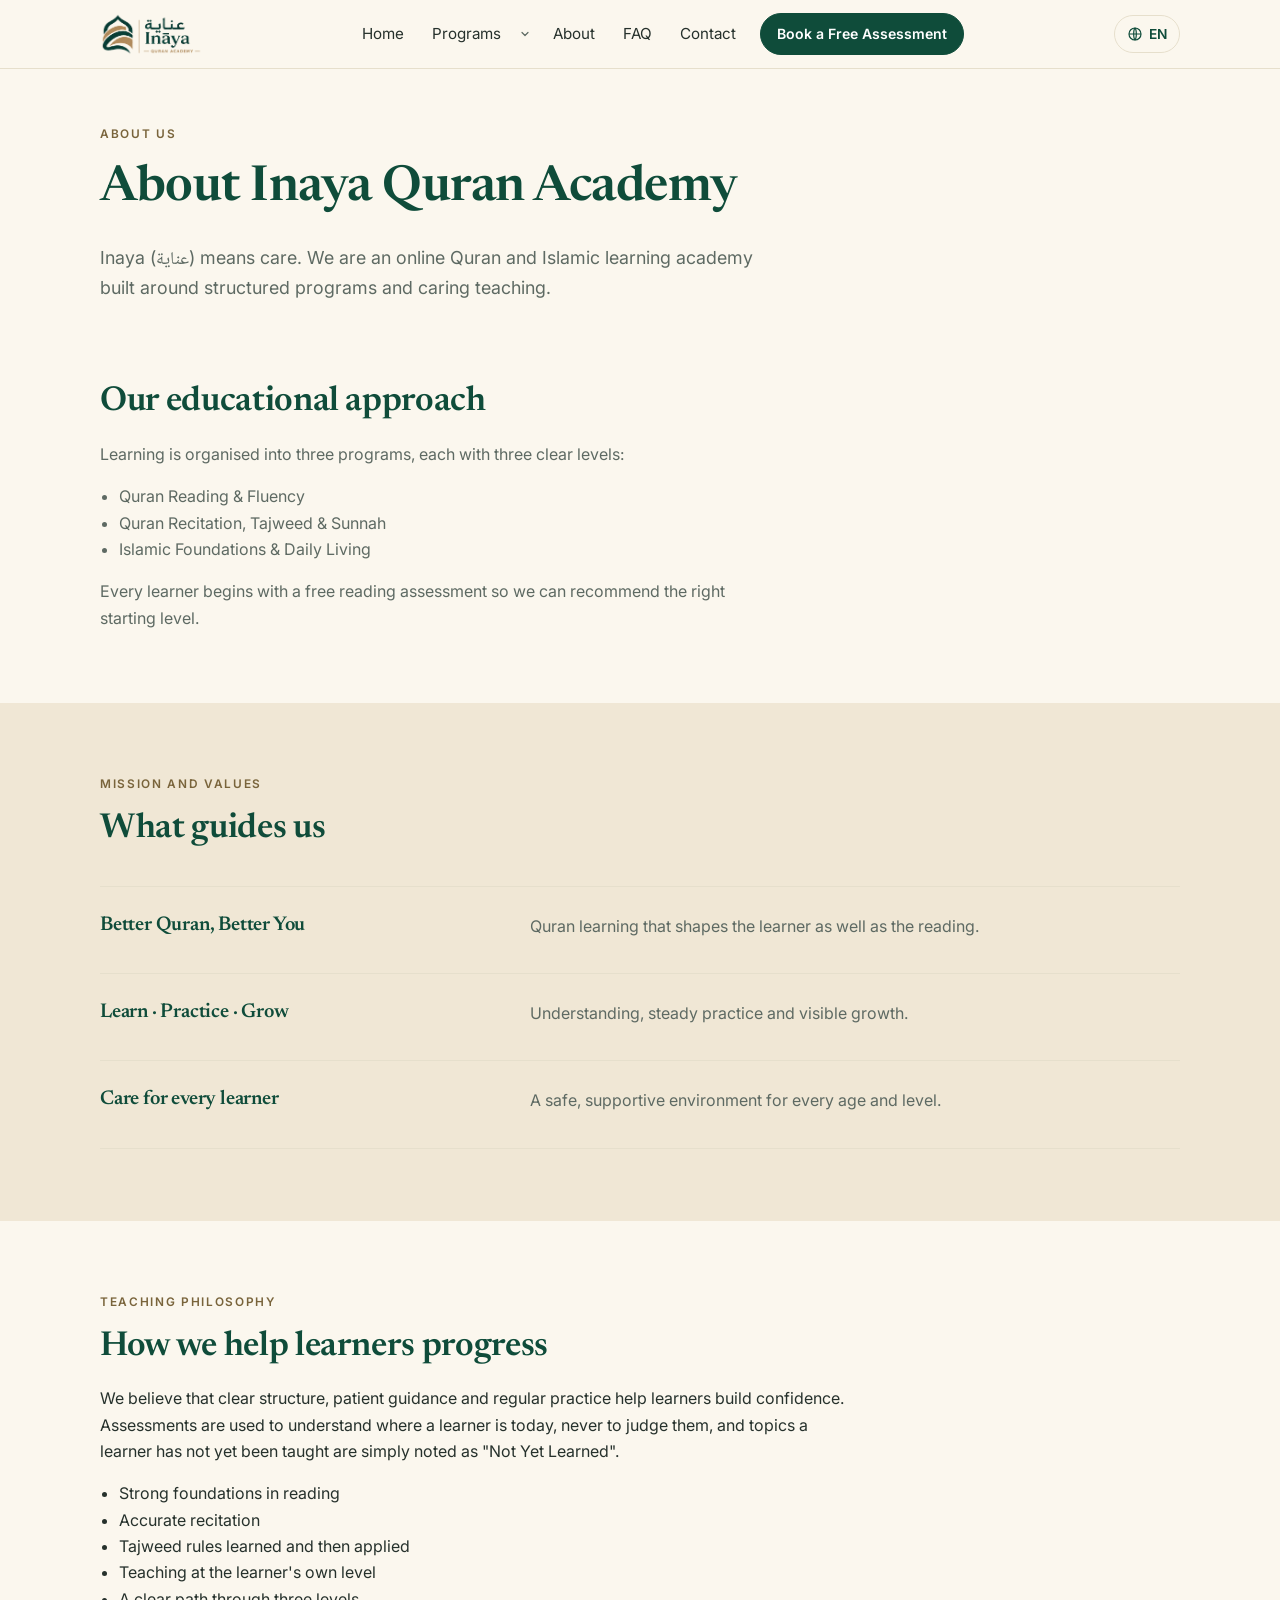
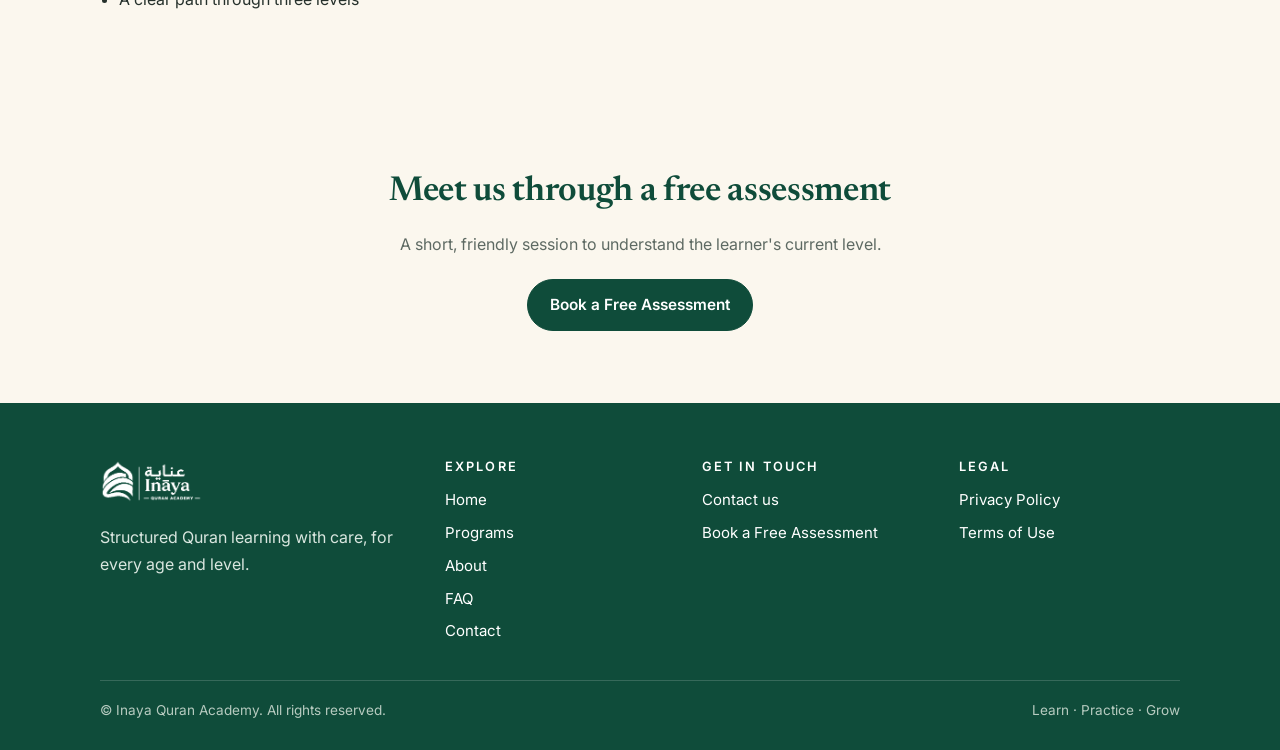
<file: about.html>
<!doctype html>
<html lang="en">
<head>
<meta charset="utf-8">
<meta name="viewport" content="width=device-width, initial-scale=1">
<title>About Inaya Quran Academy</title>
<meta name="description" content="Learn about Inaya Quran Academy and our approach to structured Quran learning.">

<link rel="canonical" href="https://inayaquran.com/about">
<meta property="og:type" content="website">
<meta property="og:site_name" content="Inaya Quran Academy">
<meta property="og:title" content="About Inaya Quran Academy">
<meta property="og:description" content="Learn about Inaya Quran Academy and our approach to structured Quran learning.">
<meta property="og:url" content="https://inayaquran.com/about">
<meta property="og:image" content="https://inayaquran.com/assets/img/og-default.jpg">
<meta name="twitter:card" content="summary_large_image">
<meta name="twitter:image" content="https://inayaquran.com/assets/img/og-default.jpg">
<meta name="theme-color" content="#0F4C3A">
<link rel="icon" href="/favicon.ico" sizes="32x32">
<link rel="icon" type="image/png" href="/assets/img/favicon.png">
<link rel="apple-touch-icon" href="/assets/img/favicon.png">
<link rel="preconnect" href="https://fonts.googleapis.com">
<link rel="preconnect" href="https://fonts.gstatic.com" crossorigin>
<link rel="stylesheet" href="https://fonts.googleapis.com/css2?family=Amiri:wght@400;700&family=Noto+Naskh+Arabic:wght@400;600&family=Hind+Siliguri:wght@400;500;600&family=Inter:wght@400;500;600&family=Newsreader:opsz,wght@6..72,500;6..72,600&display=swap">
<link rel="stylesheet" href="/css/site.css">

</head>
<body>
<a class="skip" href="#main">Skip to content</a>
<header id="site-header"></header>
<main id="main" data-page="about"></main>
<footer id="site-footer"></footer>
<noscript><p style="padding:20px;text-align:center">Please enable JavaScript to view this page. / এই পেজ দেখতে JavaScript চালু করুন। / يرجى تفعيل جافا سكريبت.</p></noscript>
<script src="/config.js"></script>
<script src="/js/i18n-dict.js"></script>
<script src="/js/i18n.js"></script>
<script src="/js/site.js"></script>
<script src="/js/sections.js"></script>
<script src="/js/page.js"></script>
</body>
</html>
</file>
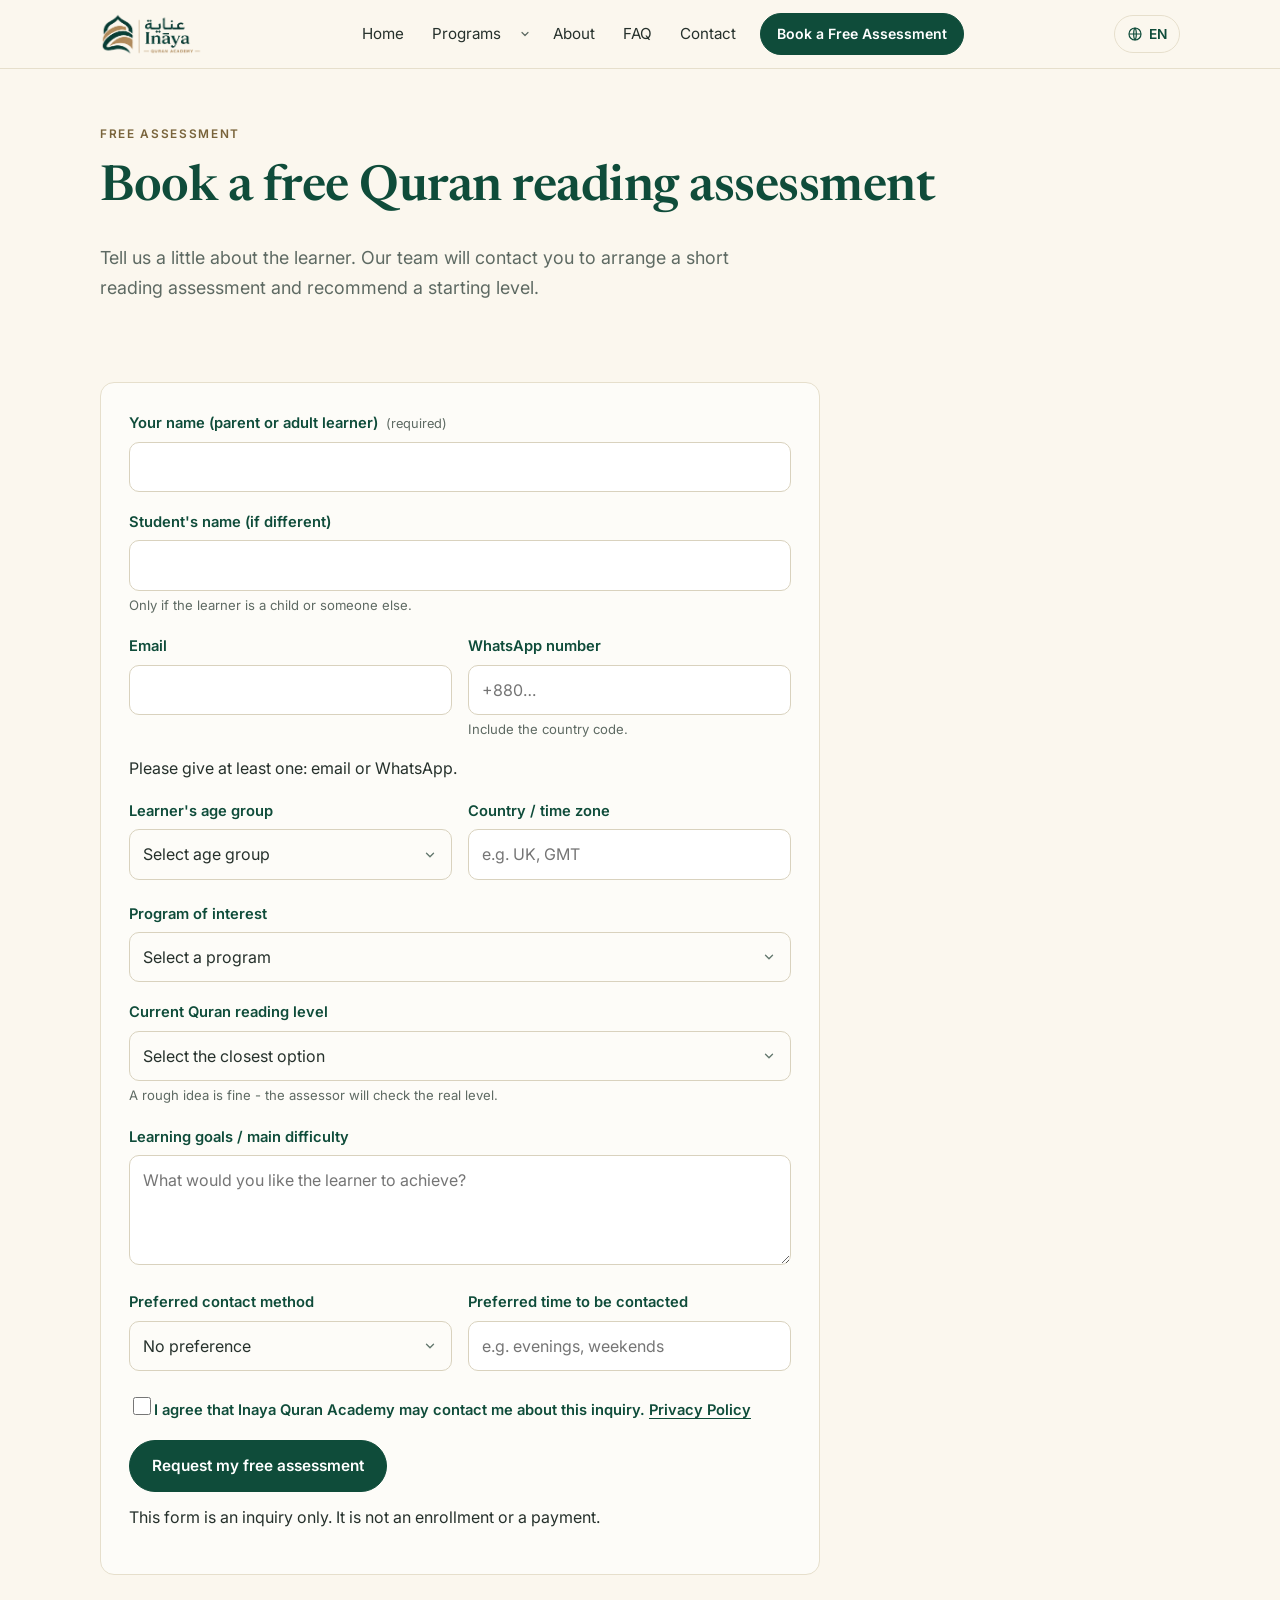
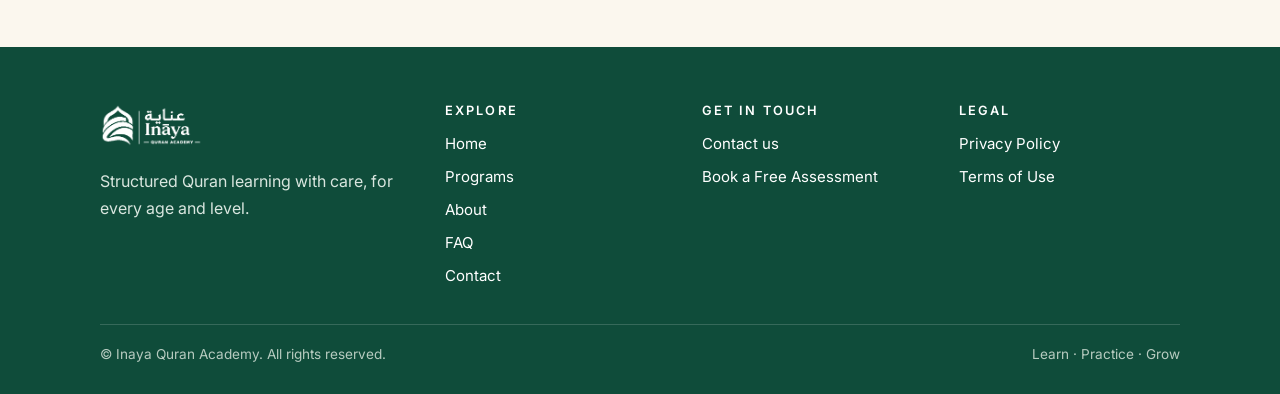
<file: assessment.html>
<!doctype html>
<html lang="en">
<head>
<meta charset="utf-8">
<meta name="viewport" content="width=device-width, initial-scale=1">
<title>Book a Free Assessment | Inaya Quran Academy</title>
<meta name="description" content="Request a free Quran reading assessment. Tell us about the learner and we will contact you to arrange a time.">

<link rel="canonical" href="https://inayaquran.com/assessment">
<meta property="og:type" content="website">
<meta property="og:site_name" content="Inaya Quran Academy">
<meta property="og:title" content="Book a Free Assessment | Inaya Quran Academy">
<meta property="og:description" content="Request a free Quran reading assessment. Tell us about the learner and we will contact you to arrange a time.">
<meta property="og:url" content="https://inayaquran.com/assessment">
<meta property="og:image" content="https://inayaquran.com/assets/img/og-default.jpg">
<meta name="twitter:card" content="summary_large_image">
<meta name="twitter:image" content="https://inayaquran.com/assets/img/og-default.jpg">
<meta name="theme-color" content="#0F4C3A">
<link rel="icon" href="/favicon.ico" sizes="32x32">
<link rel="icon" type="image/png" href="/assets/img/favicon.png">
<link rel="apple-touch-icon" href="/assets/img/favicon.png">
<link rel="preconnect" href="https://fonts.googleapis.com">
<link rel="preconnect" href="https://fonts.gstatic.com" crossorigin>
<link rel="stylesheet" href="https://fonts.googleapis.com/css2?family=Amiri:wght@400;700&family=Noto+Naskh+Arabic:wght@400;600&family=Hind+Siliguri:wght@400;500;600&family=Inter:wght@400;500;600&family=Newsreader:opsz,wght@6..72,500;6..72,600&display=swap">
<link rel="stylesheet" href="/css/site.css">

</head>
<body>
<a class="skip" href="#main">Skip to content</a>
<header id="site-header"></header>
<main id="main" data-page="assessment"></main>
<footer id="site-footer"></footer>
<noscript><p style="padding:20px;text-align:center">Please enable JavaScript to view this page. / এই পেজ দেখতে JavaScript চালু করুন। / يرجى تفعيل جافا سكريبت.</p></noscript>
<script src="/config.js"></script>
<script src="/js/i18n-dict.js"></script>
<script src="/js/i18n.js"></script>
<script src="/js/site.js"></script>
<script src="/js/sections.js"></script>
<script src="/js/page.js"></script>
</body>
</html>
</file>
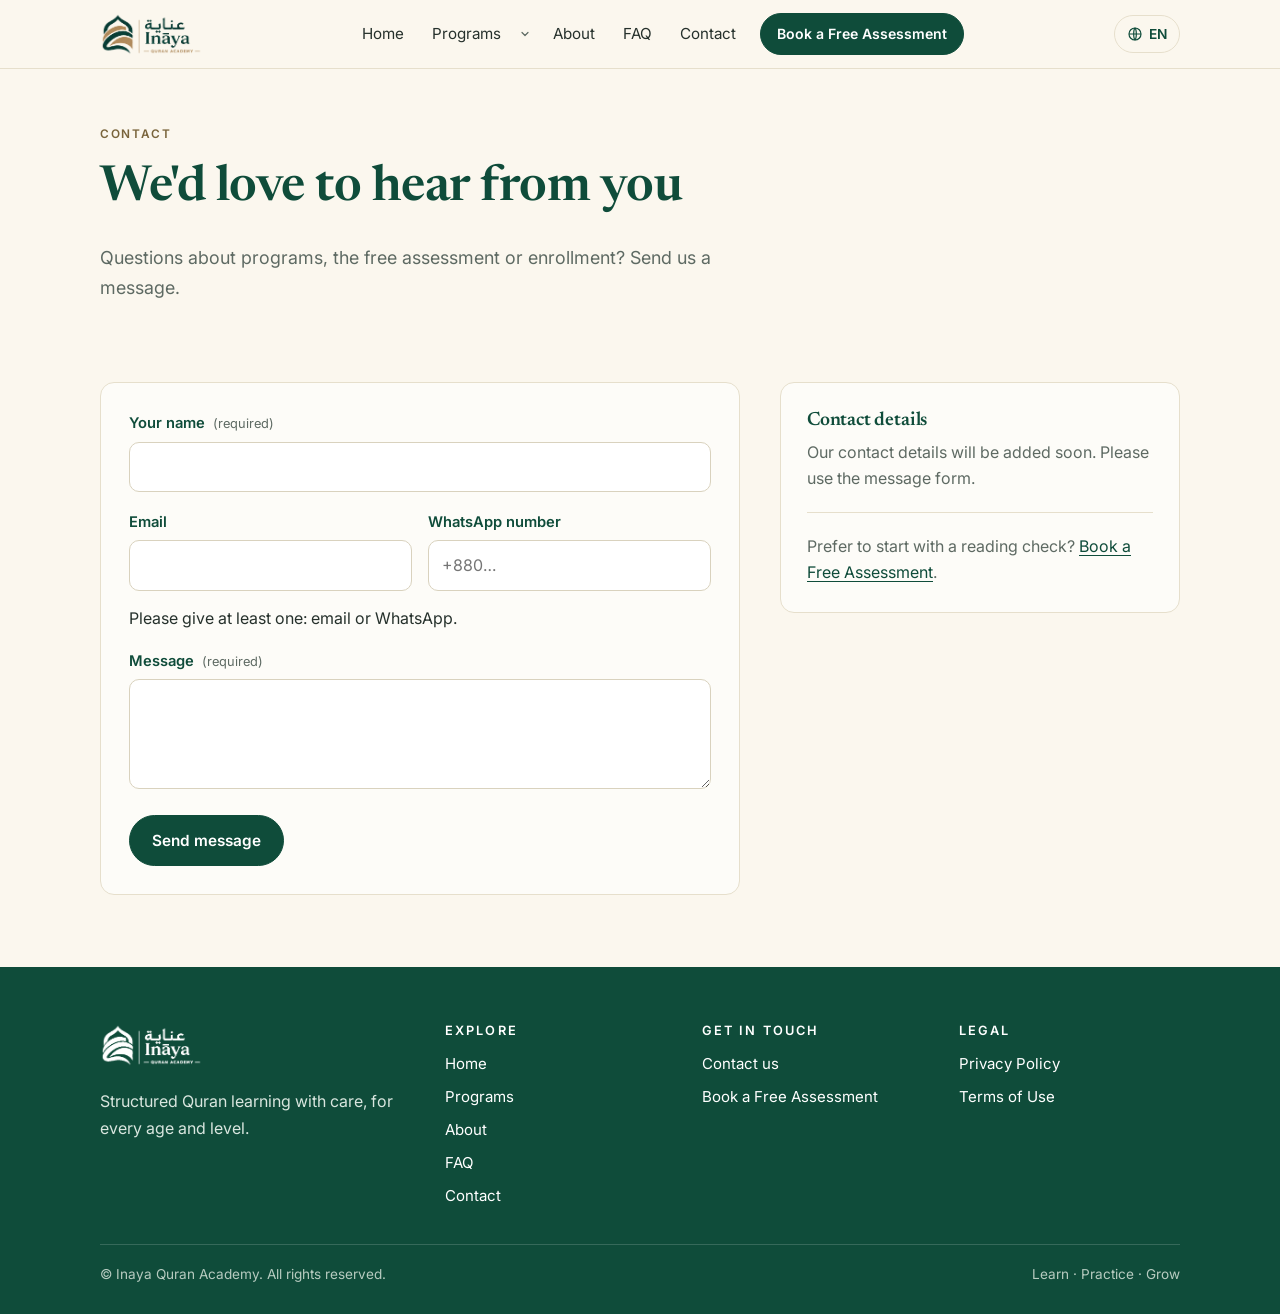
<file: contact.html>
<!doctype html>
<html lang="en">
<head>
<meta charset="utf-8">
<meta name="viewport" content="width=device-width, initial-scale=1">
<title>Contact | Inaya Quran Academy</title>
<meta name="description" content="Contact Inaya Quran Academy by message, email or WhatsApp.">

<link rel="canonical" href="https://inayaquran.com/contact">
<meta property="og:type" content="website">
<meta property="og:site_name" content="Inaya Quran Academy">
<meta property="og:title" content="Contact | Inaya Quran Academy">
<meta property="og:description" content="Contact Inaya Quran Academy by message, email or WhatsApp.">
<meta property="og:url" content="https://inayaquran.com/contact">
<meta property="og:image" content="https://inayaquran.com/assets/img/og-default.jpg">
<meta name="twitter:card" content="summary_large_image">
<meta name="twitter:image" content="https://inayaquran.com/assets/img/og-default.jpg">
<meta name="theme-color" content="#0F4C3A">
<link rel="icon" href="/favicon.ico" sizes="32x32">
<link rel="icon" type="image/png" href="/assets/img/favicon.png">
<link rel="apple-touch-icon" href="/assets/img/favicon.png">
<link rel="preconnect" href="https://fonts.googleapis.com">
<link rel="preconnect" href="https://fonts.gstatic.com" crossorigin>
<link rel="stylesheet" href="https://fonts.googleapis.com/css2?family=Amiri:wght@400;700&family=Noto+Naskh+Arabic:wght@400;600&family=Hind+Siliguri:wght@400;500;600&family=Inter:wght@400;500;600&family=Newsreader:opsz,wght@6..72,500;6..72,600&display=swap">
<link rel="stylesheet" href="/css/site.css">

</head>
<body>
<a class="skip" href="#main">Skip to content</a>
<header id="site-header"></header>
<main id="main" data-page="contact"></main>
<footer id="site-footer"></footer>
<noscript><p style="padding:20px;text-align:center">Please enable JavaScript to view this page. / এই পেজ দেখতে JavaScript চালু করুন। / يرجى تفعيل جافا سكريبت.</p></noscript>
<script src="/config.js"></script>
<script src="/js/i18n-dict.js"></script>
<script src="/js/i18n.js"></script>
<script src="/js/site.js"></script>
<script src="/js/sections.js"></script>
<script src="/js/page.js"></script>
</body>
</html>
</file>
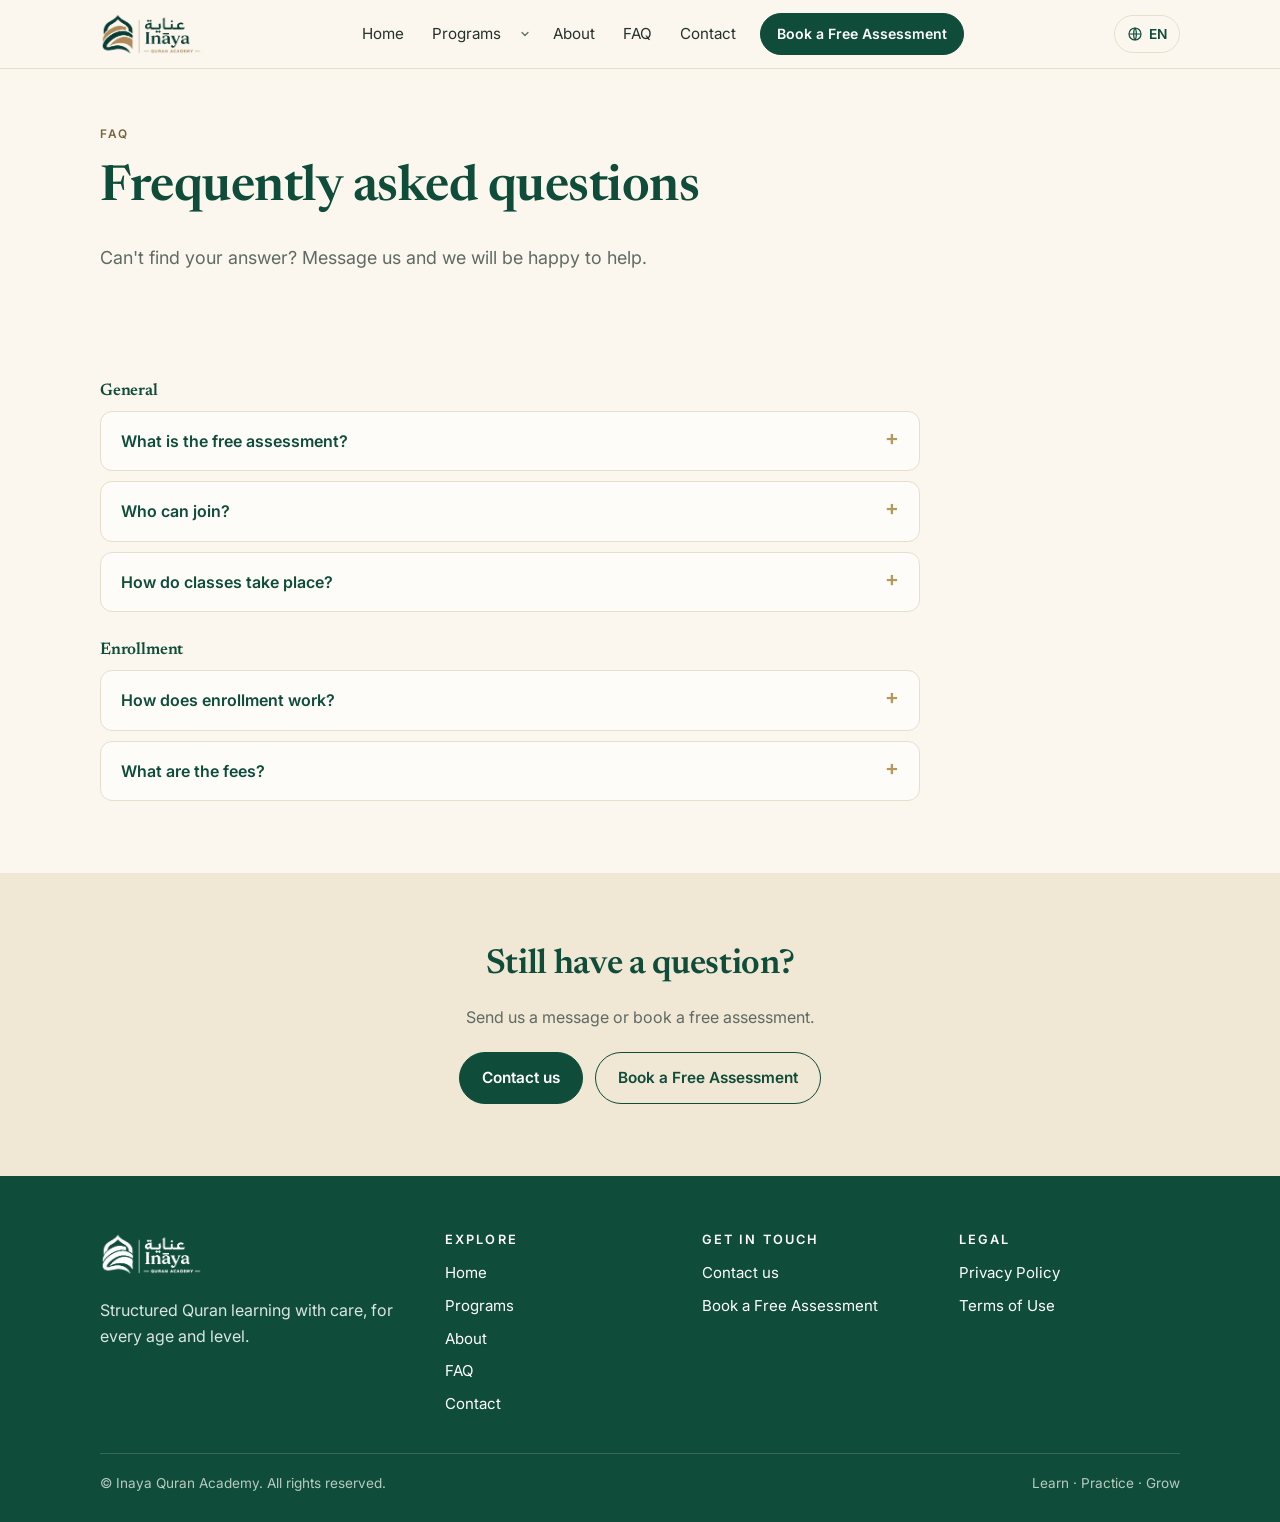
<file: faq.html>
<!doctype html>
<html lang="en">
<head>
<meta charset="utf-8">
<meta name="viewport" content="width=device-width, initial-scale=1">
<title>FAQ | Inaya Quran Academy</title>
<meta name="description" content="Answers to common questions about programs, assessment and enrollment at Inaya Quran Academy.">

<link rel="canonical" href="https://inayaquran.com/faq">
<meta property="og:type" content="website">
<meta property="og:site_name" content="Inaya Quran Academy">
<meta property="og:title" content="FAQ | Inaya Quran Academy">
<meta property="og:description" content="Answers to common questions about programs, assessment and enrollment at Inaya Quran Academy.">
<meta property="og:url" content="https://inayaquran.com/faq">
<meta property="og:image" content="https://inayaquran.com/assets/img/og-default.jpg">
<meta name="twitter:card" content="summary_large_image">
<meta name="twitter:image" content="https://inayaquran.com/assets/img/og-default.jpg">
<meta name="theme-color" content="#0F4C3A">
<link rel="icon" href="/favicon.ico" sizes="32x32">
<link rel="icon" type="image/png" href="/assets/img/favicon.png">
<link rel="apple-touch-icon" href="/assets/img/favicon.png">
<link rel="preconnect" href="https://fonts.googleapis.com">
<link rel="preconnect" href="https://fonts.gstatic.com" crossorigin>
<link rel="stylesheet" href="https://fonts.googleapis.com/css2?family=Amiri:wght@400;700&family=Noto+Naskh+Arabic:wght@400;600&family=Hind+Siliguri:wght@400;500;600&family=Inter:wght@400;500;600&family=Newsreader:opsz,wght@6..72,500;6..72,600&display=swap">
<link rel="stylesheet" href="/css/site.css">

</head>
<body>
<a class="skip" href="#main">Skip to content</a>
<header id="site-header"></header>
<main id="main" data-page="faq"></main>
<footer id="site-footer"></footer>
<noscript><p style="padding:20px;text-align:center">Please enable JavaScript to view this page. / এই পেজ দেখতে JavaScript চালু করুন। / يرجى تفعيل جافا سكريبت.</p></noscript>
<script src="/config.js"></script>
<script src="/js/i18n-dict.js"></script>
<script src="/js/i18n.js"></script>
<script src="/js/site.js"></script>
<script src="/js/sections.js"></script>
<script src="/js/page.js"></script>
</body>
</html>
</file>
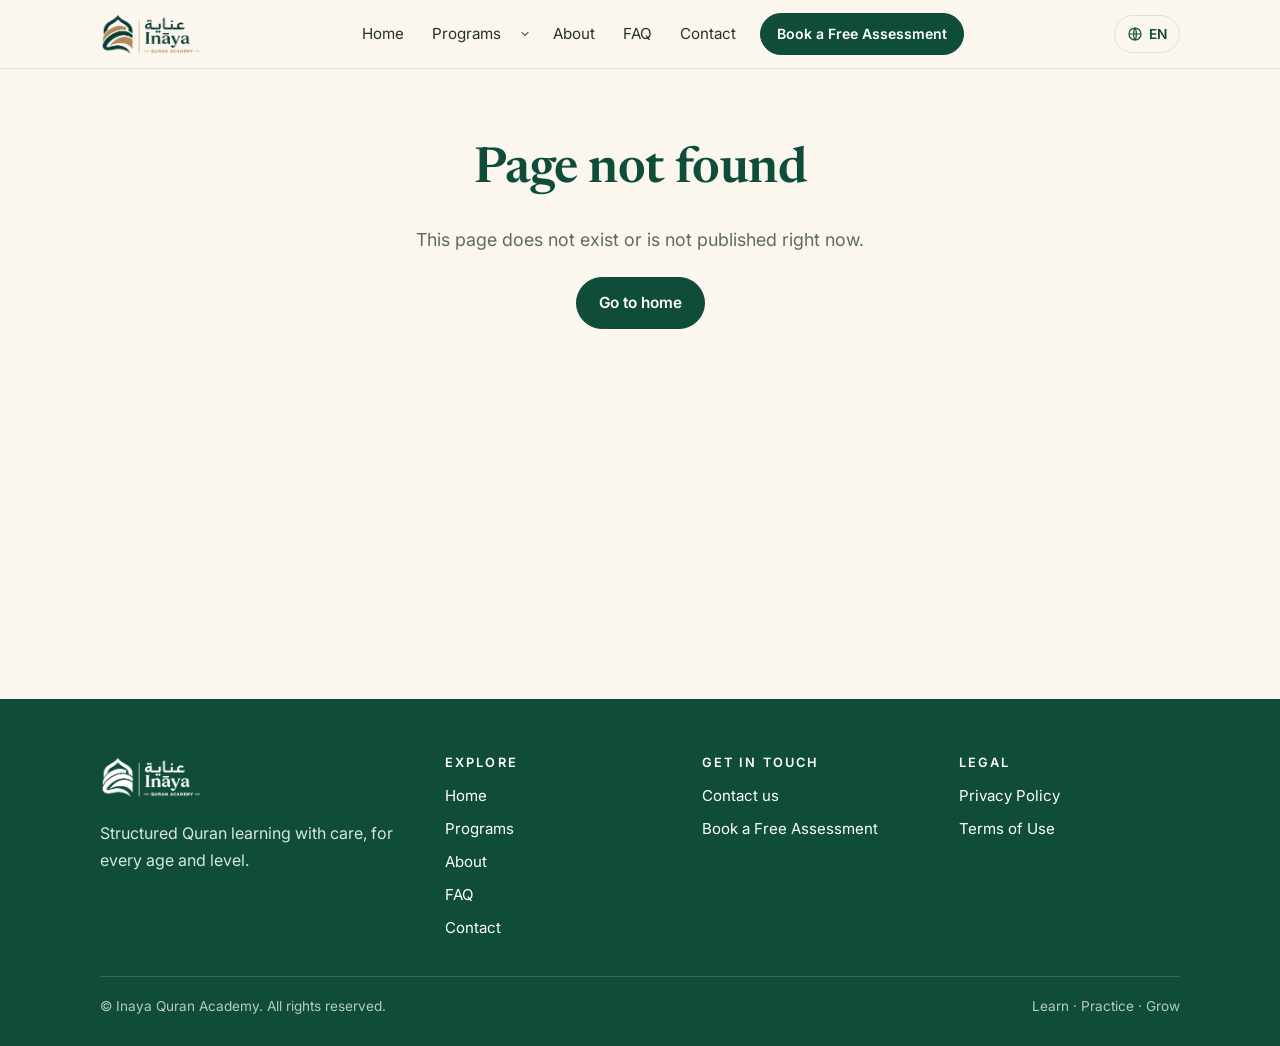
<file: page.html>
<!doctype html>
<html lang="en">
<head>
<meta charset="utf-8">
<meta name="viewport" content="width=device-width, initial-scale=1">
<title>Inaya Quran Academy</title>
<meta name="robots" content="noindex">
<meta name="theme-color" content="#0F4C3A">
<link rel="icon" href="/favicon.ico" sizes="32x32">
<link rel="icon" type="image/png" href="/assets/img/favicon.png">
<link rel="preconnect" href="https://fonts.googleapis.com">
<link rel="preconnect" href="https://fonts.gstatic.com" crossorigin>
<link rel="stylesheet" href="https://fonts.googleapis.com/css2?family=Amiri:wght@400;700&family=Noto+Naskh+Arabic:wght@400;600&family=Hind+Siliguri:wght@400;500;600&family=Inter:wght@400;500;600&family=Newsreader:opsz,wght@6..72,500;6..72,600&display=swap">
<link rel="stylesheet" href="/css/site.css">
</head>
<body>
<a class="skip" href="#main">Skip to content</a>
<header id="site-header"></header>
<!-- Generic page: Vercel serves this file for any single-segment URL that is not another file (see vercel.json).
     The slug is read from the address and the published sections come from the database. -->
<main id="main" data-page=""></main>
<footer id="site-footer"></footer>
<noscript><p style="padding:20px;text-align:center">Please enable JavaScript to view this page. / এই পেজ দেখতে JavaScript চালু করুন। / يرجى تفعيل جافا سكريبت.</p></noscript>
<script src="/config.js"></script>
<script src="/js/i18n-dict.js"></script>
<script src="/js/i18n.js"></script>
<script src="/js/site.js"></script>
<script src="/js/sections.js"></script>
<script src="/js/page.js"></script>
</body>
</html>
</file>
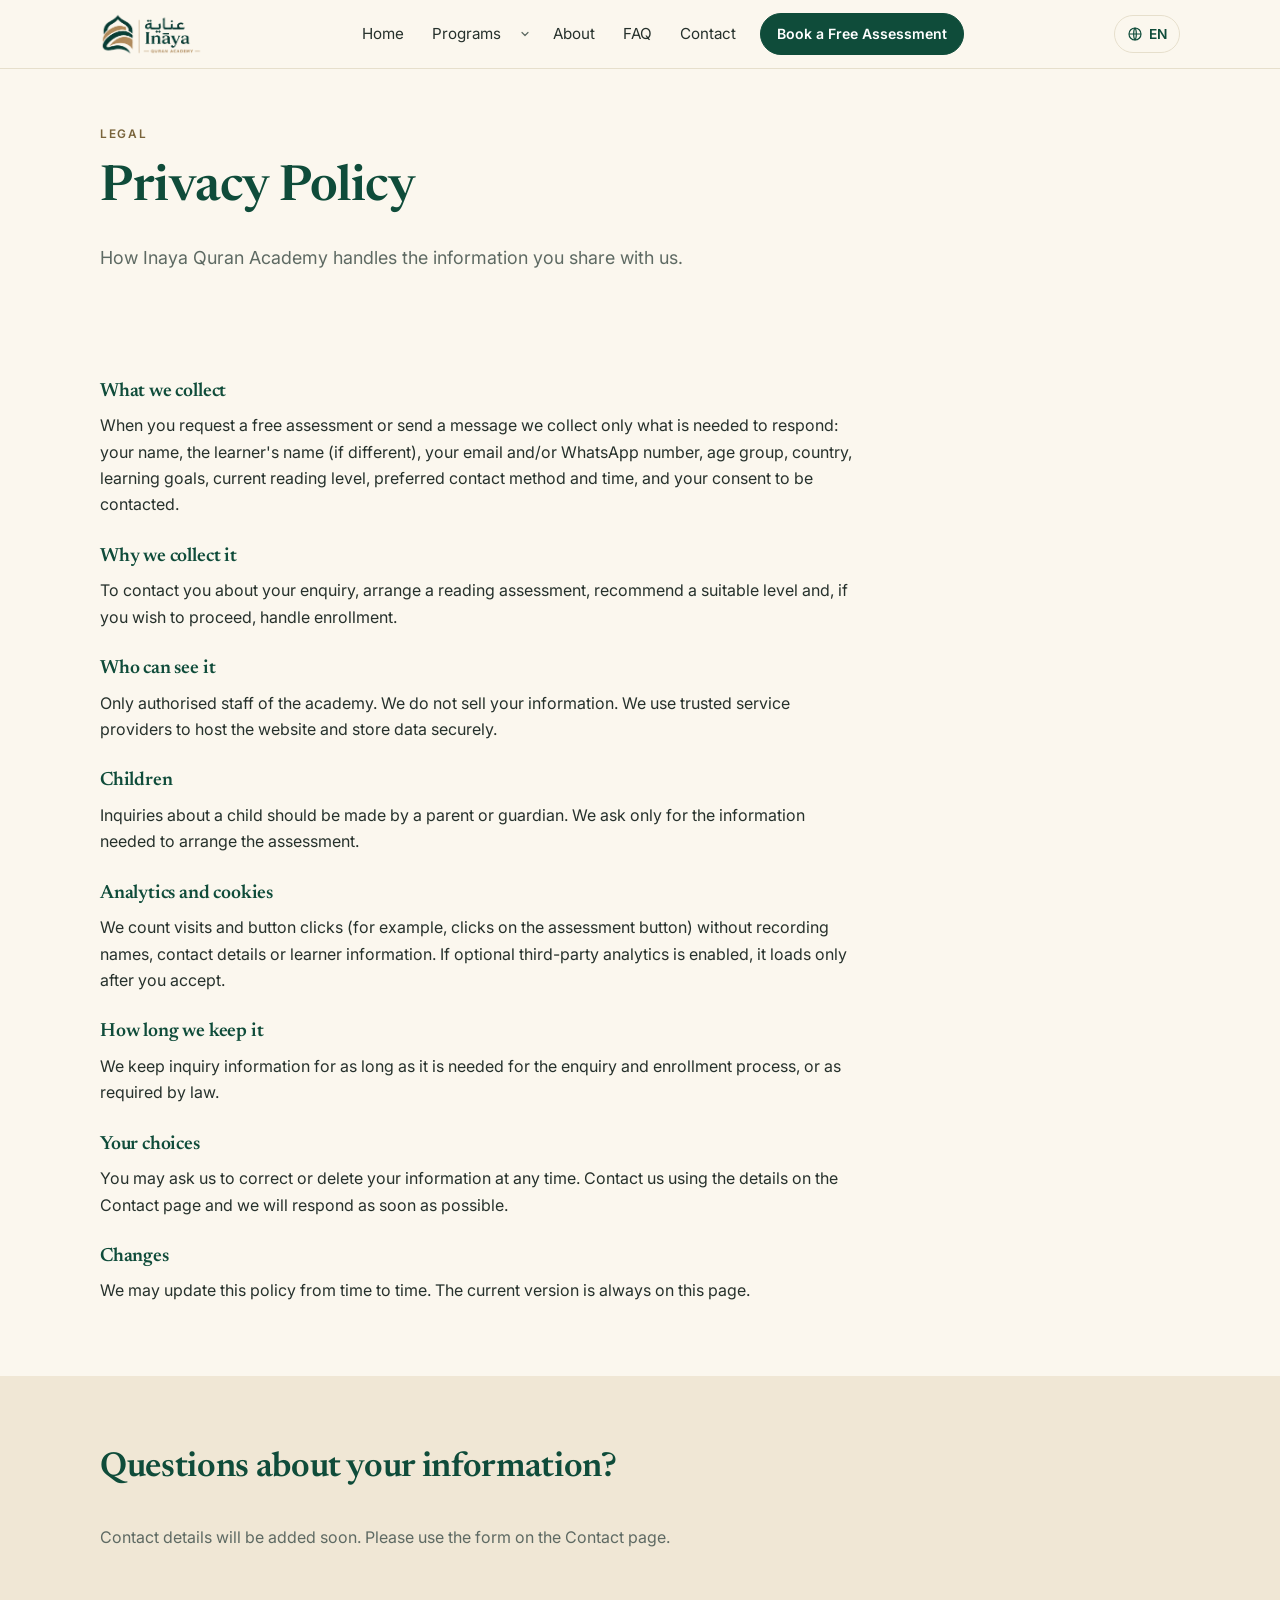
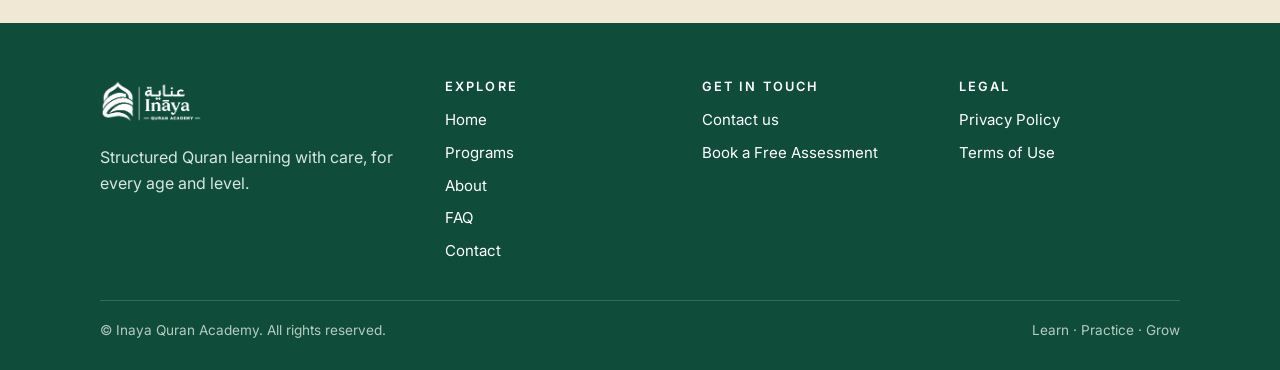
<file: privacy.html>
<!doctype html>
<html lang="en">
<head>
<meta charset="utf-8">
<meta name="viewport" content="width=device-width, initial-scale=1">
<title>Privacy Policy | Inaya Quran Academy</title>
<meta name="description" content="How Inaya Quran Academy handles your information.">

<link rel="canonical" href="https://inayaquran.com/privacy">
<meta property="og:type" content="website">
<meta property="og:site_name" content="Inaya Quran Academy">
<meta property="og:title" content="Privacy Policy | Inaya Quran Academy">
<meta property="og:description" content="How Inaya Quran Academy handles your information.">
<meta property="og:url" content="https://inayaquran.com/privacy">
<meta property="og:image" content="https://inayaquran.com/assets/img/og-default.jpg">
<meta name="twitter:card" content="summary_large_image">
<meta name="twitter:image" content="https://inayaquran.com/assets/img/og-default.jpg">
<meta name="theme-color" content="#0F4C3A">
<link rel="icon" href="/favicon.ico" sizes="32x32">
<link rel="icon" type="image/png" href="/assets/img/favicon.png">
<link rel="apple-touch-icon" href="/assets/img/favicon.png">
<link rel="preconnect" href="https://fonts.googleapis.com">
<link rel="preconnect" href="https://fonts.gstatic.com" crossorigin>
<link rel="stylesheet" href="https://fonts.googleapis.com/css2?family=Amiri:wght@400;700&family=Noto+Naskh+Arabic:wght@400;600&family=Hind+Siliguri:wght@400;500;600&family=Inter:wght@400;500;600&family=Newsreader:opsz,wght@6..72,500;6..72,600&display=swap">
<link rel="stylesheet" href="/css/site.css">

</head>
<body>
<a class="skip" href="#main">Skip to content</a>
<header id="site-header"></header>
<main id="main" data-page="privacy"></main>
<footer id="site-footer"></footer>
<noscript><p style="padding:20px;text-align:center">Please enable JavaScript to view this page. / এই পেজ দেখতে JavaScript চালু করুন। / يرجى تفعيل جافا سكريبت.</p></noscript>
<script src="/config.js"></script>
<script src="/js/i18n-dict.js"></script>
<script src="/js/i18n.js"></script>
<script src="/js/site.js"></script>
<script src="/js/sections.js"></script>
<script src="/js/page.js"></script>
</body>
</html>
</file>
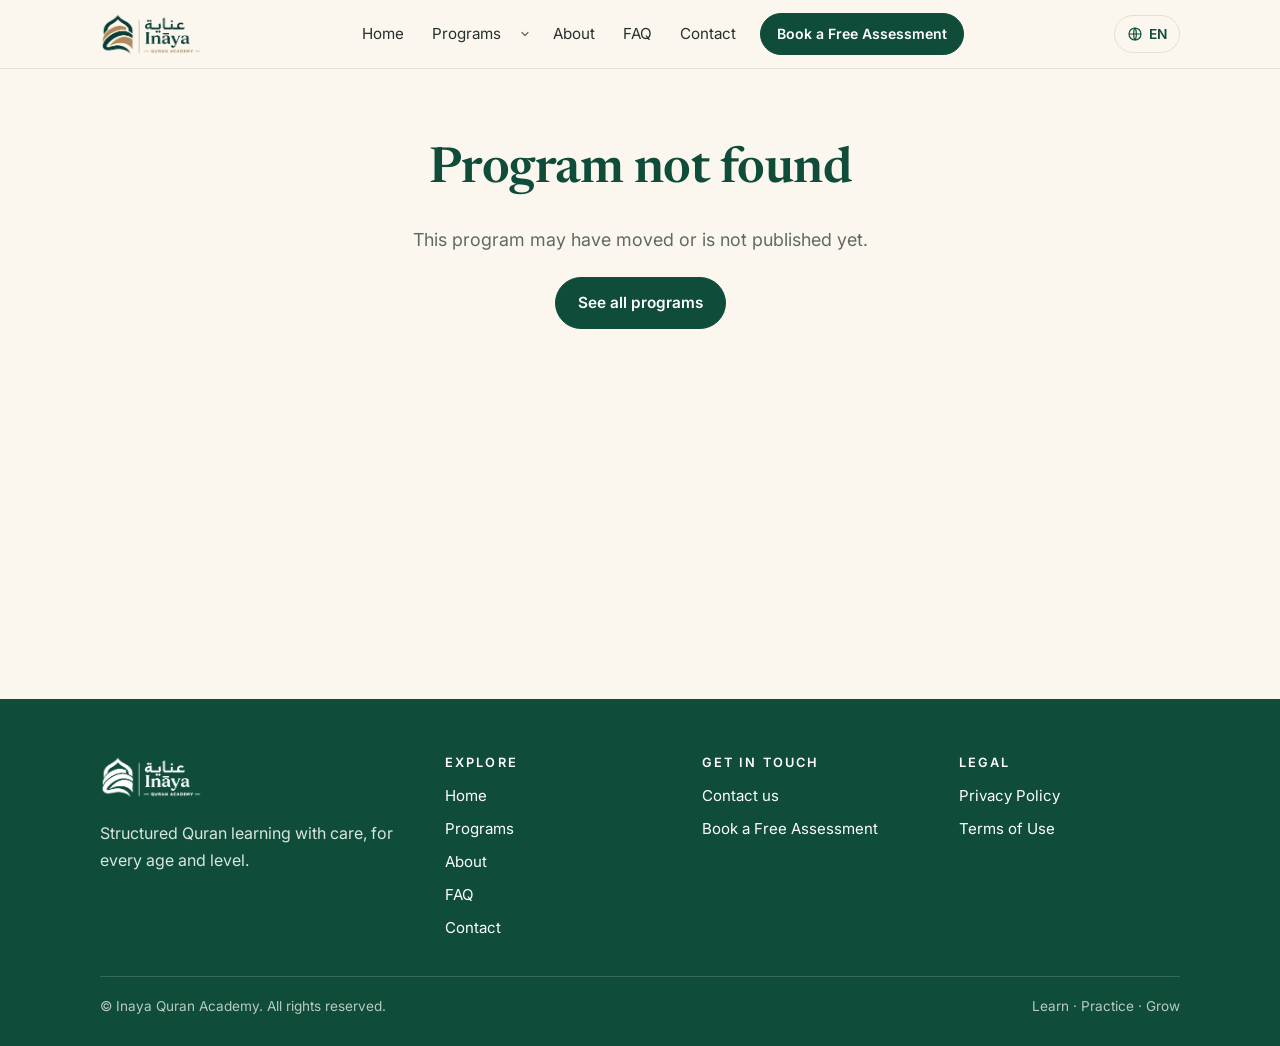
<file: program.html>
<!doctype html>
<html lang="en">
<head>
<meta charset="utf-8">
<meta name="viewport" content="width=device-width, initial-scale=1">
<title>Program | Inaya Quran Academy</title>
<meta name="description" content="Program details, levels and curriculum overview at Inaya Quran Academy.">

<link rel="canonical" href="https://inayaquran.com/programs">
<meta property="og:type" content="website">
<meta property="og:site_name" content="Inaya Quran Academy">
<meta property="og:title" content="Program | Inaya Quran Academy">
<meta property="og:description" content="Program details, levels and curriculum overview at Inaya Quran Academy.">
<meta property="og:url" content="https://inayaquran.com/programs">
<meta property="og:image" content="https://inayaquran.com/assets/img/og-default.jpg">
<meta name="twitter:card" content="summary_large_image">
<meta name="twitter:image" content="https://inayaquran.com/assets/img/og-default.jpg">
<meta name="theme-color" content="#0F4C3A">
<link rel="icon" href="/favicon.ico" sizes="32x32">
<link rel="icon" type="image/png" href="/assets/img/favicon.png">
<link rel="apple-touch-icon" href="/assets/img/favicon.png">
<link rel="preconnect" href="https://fonts.googleapis.com">
<link rel="preconnect" href="https://fonts.gstatic.com" crossorigin>
<link rel="stylesheet" href="https://fonts.googleapis.com/css2?family=Amiri:wght@400;700&family=Noto+Naskh+Arabic:wght@400;600&family=Hind+Siliguri:wght@400;500;600&family=Inter:wght@400;500;600&family=Newsreader:opsz,wght@6..72,500;6..72,600&display=swap">
<link rel="stylesheet" href="/css/site.css">
<link rel="stylesheet" href="/css/learn.css">

</head>
<body>
<a class="skip" href="#main">Skip to content</a>
<header id="site-header"></header>
<main id="main"></main>
<footer id="site-footer"></footer>
<noscript><p style="padding:20px;text-align:center">Please enable JavaScript to view this page. / এই পেজ দেখতে JavaScript চালু করুন। / يرجى تفعيل جافا سكريبت.</p></noscript>
<script src="/config.js"></script>
<script src="/js/i18n-dict.js"></script>
<script src="/js/i18n.js"></script>
<script src="/js/site.js"></script>
<script src="/js/sections.js"></script>
<script src="/js/curriculum.js"></script>
<script>
Inaya.boot(async function (s) {
  var qs = new URLSearchParams(location.search).get("slug"), last = decodeURIComponent(location.pathname.replace(/\/+$/, "").split("/").pop() || "");
  var slug = (qs && /^(program|program\.html)$/.test(last)) ? qs : last;
  if (qs && slug === qs) { try { history.replaceState(null, "", "/programs/" + encodeURIComponent(qs) + location.hash); } catch (e) {} }
  var programs = await Inaya.loadPrograms();
  var p = programs.filter(function (x) { return x.slug === slug; })[0];
  var main = document.getElementById("main");
  if (!p) {
    main.innerHTML = '<section class="section"><div class="container center"><h1>Program not found</h1><p class="lead" style="margin:0 auto 1.4rem">This program may have moved or is not published yet.</p><a class="btn" href="/programs">See all programs</a></div></section>';
    document.title = "Program not found | " + s.academy_name;
    var m = document.createElement("meta"); m.name = "robots"; m.content = "noindex"; document.head.appendChild(m);
    return;
  }
  main.innerHTML = InayaSections.programDetail(p, { settings: s });
  try { Inaya.dl('view_item', { ecommerce: { items: [{ item_id: p.slug, item_name: p.title, item_category: 'program' }] } }); } catch (e) {}
  try { await InayaCurriculum.render(p); } catch (e) { console.error(e); }
  Inaya.setMeta({ title: p.title + " | " + s.academy_name, description: p.short_description || p.description.slice(0, 155), image: p.image_url || s.og_image, siteUrl: s.site_url, canonical: s.site_url.replace(/\/+$/, "") + "/programs/" + p.slug });
});
</script>
</body>
</html>
</file>
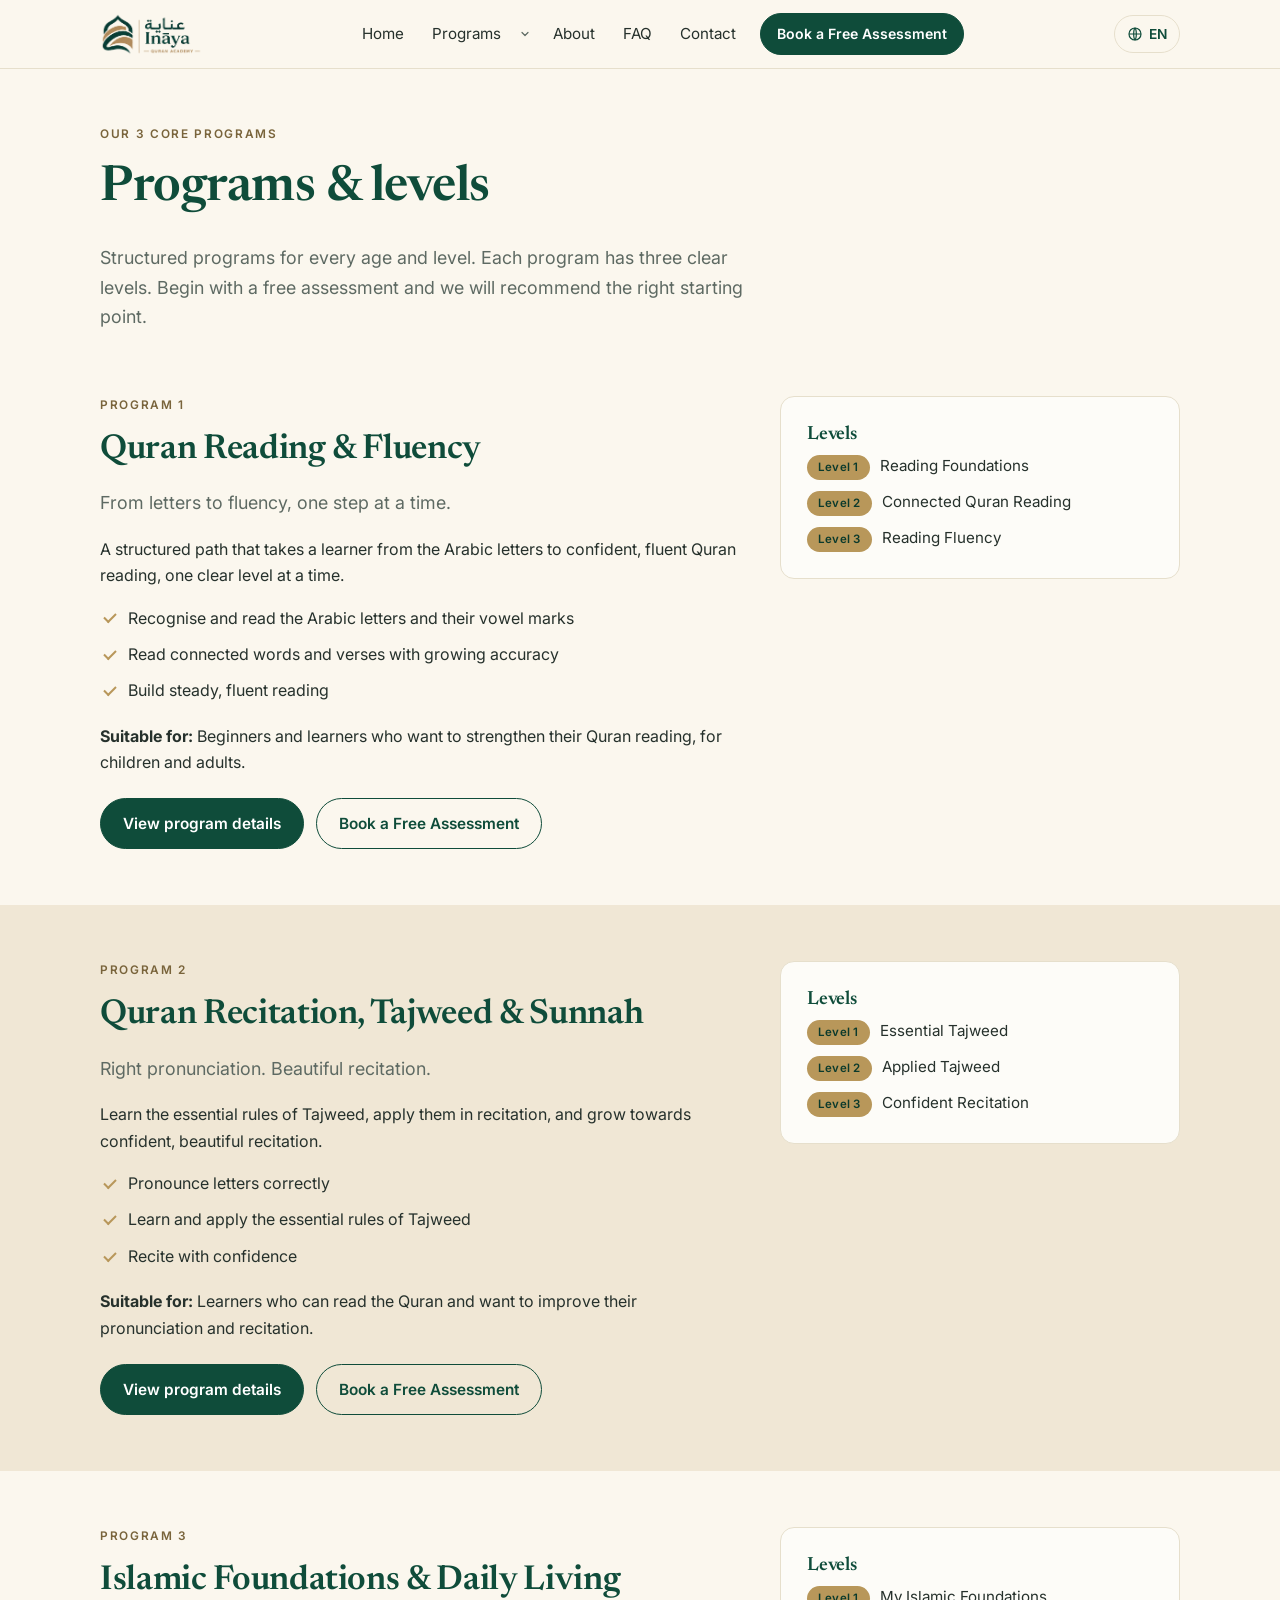
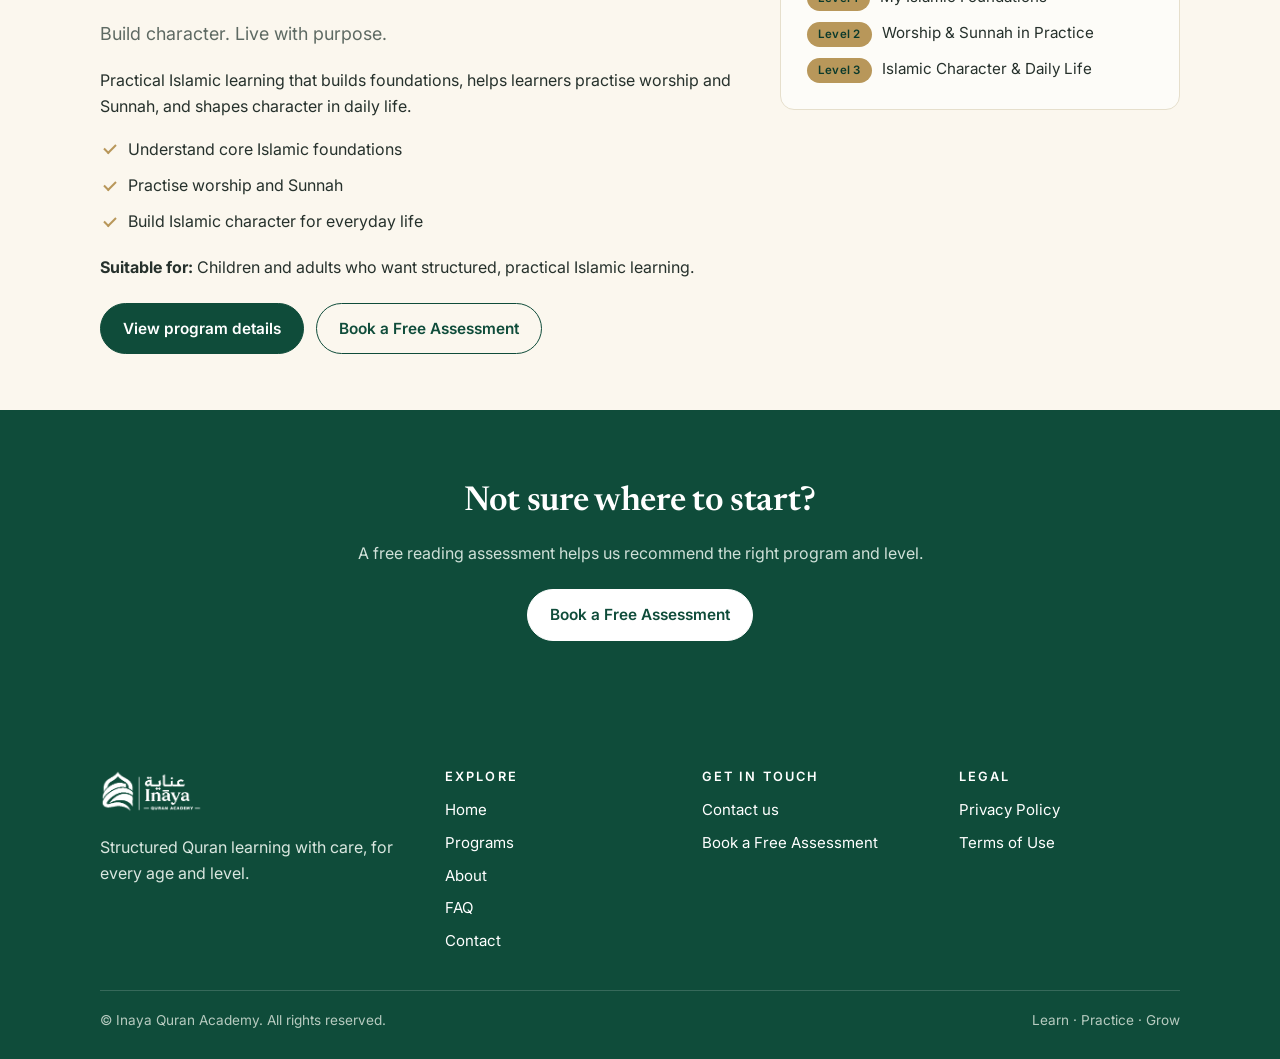
<file: programs.html>
<!doctype html>
<html lang="en">
<head>
<meta charset="utf-8">
<meta name="viewport" content="width=device-width, initial-scale=1">
<title>Programs | Inaya Quran Academy</title>
<meta name="description" content="Three structured programs, three levels each: Quran Reading & Fluency; Quran Recitation, Tajweed & Sunnah; Islamic Foundations & Daily Living.">

<link rel="canonical" href="https://inayaquran.com/programs">
<meta property="og:type" content="website">
<meta property="og:site_name" content="Inaya Quran Academy">
<meta property="og:title" content="Programs | Inaya Quran Academy">
<meta property="og:description" content="Three structured programs, three levels each: Quran Reading & Fluency; Quran Recitation, Tajweed & Sunnah; Islamic Foundations & Daily Living.">
<meta property="og:url" content="https://inayaquran.com/programs">
<meta property="og:image" content="https://inayaquran.com/assets/img/og-default.jpg">
<meta name="twitter:card" content="summary_large_image">
<meta name="twitter:image" content="https://inayaquran.com/assets/img/og-default.jpg">
<meta name="theme-color" content="#0F4C3A">
<link rel="icon" href="/favicon.ico" sizes="32x32">
<link rel="icon" type="image/png" href="/assets/img/favicon.png">
<link rel="apple-touch-icon" href="/assets/img/favicon.png">
<link rel="preconnect" href="https://fonts.googleapis.com">
<link rel="preconnect" href="https://fonts.gstatic.com" crossorigin>
<link rel="stylesheet" href="https://fonts.googleapis.com/css2?family=Amiri:wght@400;700&family=Noto+Naskh+Arabic:wght@400;600&family=Hind+Siliguri:wght@400;500;600&family=Inter:wght@400;500;600&family=Newsreader:opsz,wght@6..72,500;6..72,600&display=swap">
<link rel="stylesheet" href="/css/site.css">

</head>
<body>
<a class="skip" href="#main">Skip to content</a>
<header id="site-header"></header>
<main id="main" data-page="programs"></main>
<footer id="site-footer"></footer>
<noscript><p style="padding:20px;text-align:center">Please enable JavaScript to view this page. / এই পেজ দেখতে JavaScript চালু করুন। / يرجى تفعيل جافا سكريبت.</p></noscript>
<script src="/config.js"></script>
<script src="/js/i18n-dict.js"></script>
<script src="/js/i18n.js"></script>
<script src="/js/site.js"></script>
<script src="/js/sections.js"></script>
<script src="/js/page.js"></script>
</body>
</html>
</file>
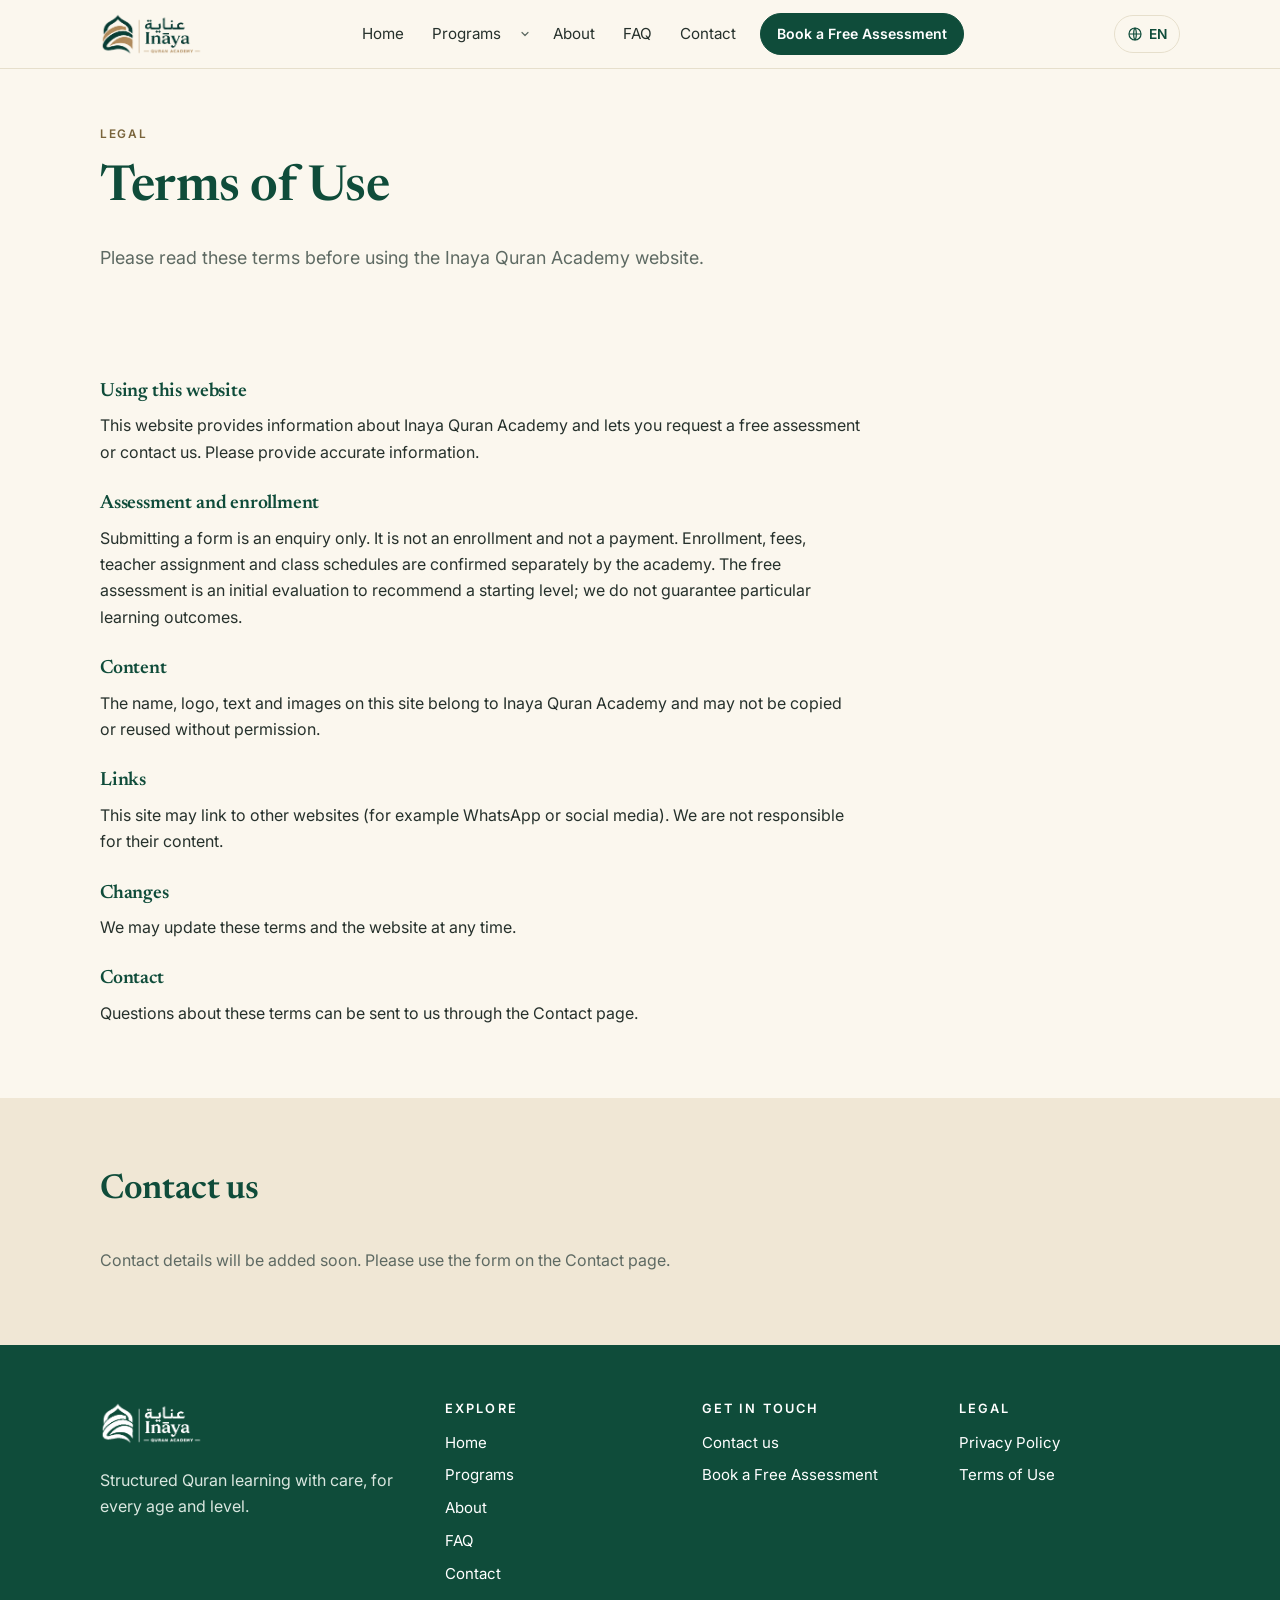
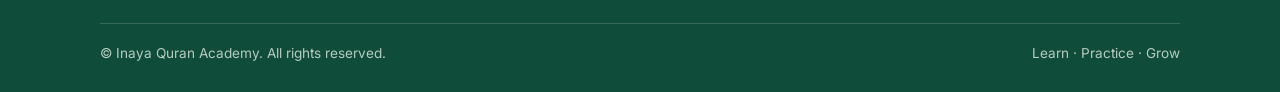
<file: terms.html>
<!doctype html>
<html lang="en">
<head>
<meta charset="utf-8">
<meta name="viewport" content="width=device-width, initial-scale=1">
<title>Terms of Use | Inaya Quran Academy</title>
<meta name="description" content="Terms for using the Inaya Quran Academy website.">

<link rel="canonical" href="https://inayaquran.com/terms">
<meta property="og:type" content="website">
<meta property="og:site_name" content="Inaya Quran Academy">
<meta property="og:title" content="Terms of Use | Inaya Quran Academy">
<meta property="og:description" content="Terms for using the Inaya Quran Academy website.">
<meta property="og:url" content="https://inayaquran.com/terms">
<meta property="og:image" content="https://inayaquran.com/assets/img/og-default.jpg">
<meta name="twitter:card" content="summary_large_image">
<meta name="twitter:image" content="https://inayaquran.com/assets/img/og-default.jpg">
<meta name="theme-color" content="#0F4C3A">
<link rel="icon" href="/favicon.ico" sizes="32x32">
<link rel="icon" type="image/png" href="/assets/img/favicon.png">
<link rel="apple-touch-icon" href="/assets/img/favicon.png">
<link rel="preconnect" href="https://fonts.googleapis.com">
<link rel="preconnect" href="https://fonts.gstatic.com" crossorigin>
<link rel="stylesheet" href="https://fonts.googleapis.com/css2?family=Amiri:wght@400;700&family=Noto+Naskh+Arabic:wght@400;600&family=Hind+Siliguri:wght@400;500;600&family=Inter:wght@400;500;600&family=Newsreader:opsz,wght@6..72,500;6..72,600&display=swap">
<link rel="stylesheet" href="/css/site.css">

</head>
<body>
<a class="skip" href="#main">Skip to content</a>
<header id="site-header"></header>
<main id="main" data-page="terms"></main>
<footer id="site-footer"></footer>
<noscript><p style="padding:20px;text-align:center">Please enable JavaScript to view this page. / এই পেজ দেখতে JavaScript চালু করুন। / يرجى تفعيل جافا سكريبت.</p></noscript>
<script src="/config.js"></script>
<script src="/js/i18n-dict.js"></script>
<script src="/js/i18n.js"></script>
<script src="/js/site.js"></script>
<script src="/js/sections.js"></script>
<script src="/js/page.js"></script>
</body>
</html>
</file>
<file: css/site.css>
/* Inaya Quran Academy, public site styles
   Colours/fonts are variables so Admin Settings can change them. */
:root {
  --primary: #0F4C3A;
  --accent: #B8975A;
  --bg: #FBF7EE;
  --text: #26312C;
  --primary-ink: #0A3528;
  --accent-soft: #F1E9D6;
  --surface: #FFFDF8;
  --muted: #5E6A63;
  --border: #E6DFCC;
  --radius: 14px;
  --font-body: "Inter", "Hind Siliguri", "Noto Naskh Arabic", system-ui, -apple-system, "Segoe UI", sans-serif;
  --font-head: "Newsreader", "Hind Siliguri", Georgia, "Times New Roman", serif;
  --maxw: 1120px;
}
*, *::before, *::after { box-sizing: border-box; }
html { scroll-behavior: smooth; -webkit-text-size-adjust: 100%; }
body {
  margin: 0; background: var(--bg); color: var(--text);
  font-family: var(--font-body); font-size: 1rem; line-height: 1.65;
  -webkit-font-smoothing: antialiased;
}
img { max-width: 100%; height: auto; display: block; }
a { color: var(--primary); text-underline-offset: 3px; }
a:hover { color: var(--primary-ink); }
h1, h2, h3, h4 { font-family: var(--font-head); color: var(--primary); line-height: 1.2; margin: 0 0 .5em; font-weight: 600; letter-spacing: -.01em; }
h1 { font-size: clamp(2rem, 4.6vw, 3.1rem); }
h2 { font-size: clamp(1.55rem, 3vw, 2.15rem); }
h3 { font-size: 1.2rem; }
p { margin: 0 0 1em; }
.ar, [lang="ar"] { font-family: "Amiri", "Noto Naskh Arabic", serif; direction: rtl; }
:focus-visible { outline: 3px solid var(--accent); outline-offset: 2px; border-radius: 4px; }
.skip { position: absolute; left: -999px; top: 0; background: var(--primary); color: #fff; padding: .6rem 1rem; z-index: 100; }
.skip:focus { left: 8px; top: 8px; }
.container { width: 100%; max-width: var(--maxw); margin: 0 auto; padding: 0 20px; }
.eyebrow { text-transform: uppercase; letter-spacing: .22em; font-size: .74rem; color: color-mix(in srgb, var(--accent) 66%, #000); font-weight: 600; margin-bottom: .9rem; }
.lead { font-size: 1.12rem; color: var(--muted); max-width: 60ch; }
.muted { color: var(--muted); }
.center { text-align: center; }
.center .lead, .center .sec-head { margin-left: auto; margin-right: auto; }

/* ---------- Header ---------- */
.site-header { position: sticky; top: 0; z-index: 50; background: color-mix(in srgb, var(--bg) 92%, transparent); backdrop-filter: blur(8px); border-bottom: 1px solid var(--border); }
.site-header { min-height: 69px; }
main { min-height: 70vh; }
.header-in { display: flex; align-items: center; justify-content: space-between; gap: 16px; min-height: 68px; }
.brand { display: flex; align-items: center; text-decoration: none; }
.brand img { height: 44px; width: auto; max-width: 70vw; background: none; }
.brand .brand-text { font-family: var(--font-head); font-size: 1.35rem; color: var(--primary); font-weight: 600; }
.nav { display: flex; align-items: center; gap: 4px; }
.nav a.nav-link { text-decoration: none; color: var(--text); padding: 8px 12px; border-radius: 8px; font-size: .95rem; }
.nav a.nav-link:hover { color: var(--primary); background: color-mix(in srgb, var(--accent-soft) 60%, transparent); }
.nav a.nav-link[aria-current="page"] { color: var(--primary); font-weight: 600; background: var(--accent-soft); }
.nav a.nav-link[aria-current="page"]::after { content: ""; position: absolute; left: 14px; right: 14px; bottom: 3px; height: 2px; border-radius: 2px; background: var(--accent); }
.nav .btn { margin-left: 8px; }
.menu-btn { display: none; align-items: center; gap: 8px; background: none; border: 1px solid var(--border); border-radius: 12px; padding: 8px 14px; font: inherit; font-weight: 500; color: var(--primary); cursor: pointer; }
.menu-btn::before { content: ""; width: 16px; height: 2px; background: currentColor; box-shadow: 0 5px 0 currentColor, 0 -5px 0 currentColor; border-radius: 2px; }
.menu-btn[aria-expanded="true"]::before { box-shadow: none; transform: rotate(45deg); }
.menu-btn[aria-expanded="true"]::after { content: ""; position: absolute; }
@media (max-width: 860px) {
  .menu-btn { display: inline-flex; }
  .nav { display: none; position: absolute; left: 0; right: 0; top: 100%; background: var(--bg); border-bottom: 1px solid var(--border); flex-direction: column; align-items: stretch; padding: 12px 20px 18px; gap: 2px; }
  .nav.open { display: flex; }
  .nav a.nav-link { padding: 14px 12px; border-radius: 12px; font-size: 1rem; }
  .nav .btn { margin: 10px 0 0; justify-content: center; }
}

/* ---------- Buttons ---------- */
.btn { display: inline-flex; align-items: center; justify-content: center; gap: 8px; font: inherit; font-weight: 600; font-size: .96rem; padding: 12px 22px; border-radius: 999px; border: 1.5px solid var(--primary); background: var(--primary); color: #fff; text-decoration: none; cursor: pointer; transition: background .15s, color .15s, border-color .15s; }
.btn:hover { background: var(--primary-ink); border-color: var(--primary-ink); color: #fff; }
.btn.ghost { background: transparent; color: var(--primary); }
.btn.ghost:hover { background: var(--primary); color: #fff; }
.btn.sand { background: var(--accent); border-color: var(--accent); color: var(--primary-ink); }
.btn.light { background: #fff; color: var(--primary); border-color: #fff; }
.btn.light:hover { background: var(--accent-soft); color: var(--primary-ink); }
.btn.sm { padding: 8px 16px; font-size: .88rem; }
.btn[disabled] { opacity: .6; cursor: wait; }
.btn-row { display: flex; flex-wrap: wrap; gap: 12px; margin-top: 1.4rem; }
.center .btn-row { justify-content: center; }

/* ---------- Sections ---------- */
.section { padding: 72px 0; }
.section.soft { background: var(--accent-soft); }
.section.green { background: var(--primary); color: #E9F0EC; }
.section.green h1, .section.green h2, .section.green h3 { color: #fff; }
.section.green .lead, .section.green .muted { color: #CFE0D8; }
.section.green a:not(.btn) { color: #fff; }
.sec-head { max-width: 62ch; margin-bottom: 2.2rem; }
.rich p:last-child { margin-bottom: 0; }
.rich ul { padding-left: 1.2em; margin: 0 0 1em; }
.rich h3 { margin-top: 1.4em; }
@media (max-width: 700px) { .section { padding: 52px 0; } }

/* ---------- Hero ---------- */
.hero { padding: 56px 0 72px; position: relative; overflow: hidden; }
.hero-grid { display: grid; grid-template-columns: 1.1fr .9fr; gap: 48px; align-items: center; }
.hero h1 { margin-bottom: .4em; }
.hero h1 em { font-style: normal; color: color-mix(in srgb, var(--accent) 82%, #000); }
.hero .lead { margin-bottom: 0; }
.hero-art { position: relative; justify-self: end; width: min(100%, 420px); }
.hero-art .arch { border-radius: 999px 999px 18px 18px; overflow: hidden; aspect-ratio: 4/4.6; background: var(--accent-soft); border: 1px solid var(--border); }
.hero-art img { width: 100%; height: 100%; object-fit: cover; object-position: 60% 40%; }
.hero.center .hero-grid { grid-template-columns: 1fr; }
.hero.center .hero-art { display: none; }
@media (max-width: 860px) {
  .hero { padding: 36px 0 48px; }
  .hero-grid { grid-template-columns: 1fr; gap: 32px; }
  .hero-art { justify-self: center; width: min(100%, 340px); }
}
.page-hero { padding: 56px 0 8px; }
.page-hero .lead { margin-bottom: 0; }

/* ---------- Cards / grids ---------- */
.grid { display: grid; gap: 20px; }
.grid.c3 { grid-template-columns: repeat(3, 1fr); }
.grid.c2 { grid-template-columns: repeat(2, 1fr); }
.grid.c4 { grid-template-columns: repeat(4, 1fr); }
@media (max-width: 900px) { .grid.c3, .grid.c4 { grid-template-columns: repeat(2, 1fr); } }
@media (max-width: 620px) { .grid.c3, .grid.c2, .grid.c4 { grid-template-columns: 1fr; } }
.card { background: var(--surface); border: 1px solid var(--border); border-radius: var(--radius); padding: 26px; display: flex; flex-direction: column; }
.card h3 { margin-bottom: .35em; }
.card .sub { color: var(--muted); margin-bottom: 1rem; }
.card .more { margin-top: auto; padding-top: 1rem; font-weight: 600; text-decoration: none; }
.card .more:hover { text-decoration: underline; }
.icon-dot { width: 46px; height: 46px; border-radius: 50%; background: var(--accent-soft); color: var(--primary); display: grid; place-items: center; margin-bottom: 16px; font-family: var(--font-head); font-size: 1.15rem; font-weight: 600; }
.levels { list-style: none; padding: 0; margin: 0 0 .6rem; display: grid; gap: 9px; }
.levels li { display: flex; align-items: baseline; gap: 10px; font-size: .95rem; }
.pill { flex: none; background: var(--accent); color: var(--primary-ink); font-size: .72rem; font-weight: 600; padding: 3px 11px; border-radius: 999px; letter-spacing: .02em; }
.steps { counter-reset: s; display: grid; gap: 20px; grid-template-columns: repeat(4, 1fr); }
@media (max-width: 900px) { .steps { grid-template-columns: repeat(2, 1fr); } }
@media (max-width: 560px) { .steps { grid-template-columns: 1fr; } }
.step { counter-increment: s; background: var(--surface); border: 1px solid var(--border); border-radius: var(--radius); padding: 24px; }
.step::before { content: counter(s); display: grid; place-items: center; width: 36px; height: 36px; border-radius: 50%; background: var(--primary); color: #fff; font-weight: 600; margin-bottom: 14px; }
.section.green .step { background: rgba(255,255,255,.07); border-color: rgba(255,255,255,.18); }
.section.green .step::before { background: var(--accent); color: var(--primary-ink); }
.section.green .eyebrow { color: var(--accent); }
.section.green .hero h1 em { color: var(--accent); }
.step h3 { font-size: 1.08rem; }
.step p { color: var(--muted); margin: 0; font-size: .95rem; }
.section.green .step p { color: #CFE0D8; }
.split { display: grid; grid-template-columns: 1fr 1fr; gap: 48px; align-items: center; }
.split.rev .split-media { order: -1; }
.split-media img { border-radius: var(--radius); border: 1px solid var(--border); width: 100%; }
@media (max-width: 800px) { .split { grid-template-columns: 1fr; gap: 28px; } .split.rev .split-media { order: 0; } }
.stat { text-align: center; padding: 18px; }
.stat b { display: block; font-family: var(--font-head); font-size: 2.3rem; color: var(--primary); }
.person img { width: 96px; height: 96px; border-radius: 50%; object-fit: cover; margin-bottom: 14px; border: 1px solid var(--border); }
.quote { font-family: var(--font-head); font-size: 1.1rem; }
.gallery img { border-radius: 10px; width: 100%; aspect-ratio: 4/3; object-fit: cover; border: 1px solid var(--border); }
.cta-box { text-align: center; max-width: 720px; margin: 0 auto; }

/* ---------- Program detail ---------- */
.detail-grid { display: grid; grid-template-columns: 1.6fr 1fr; gap: 40px; align-items: start; }
@media (max-width: 900px) { .detail-grid { grid-template-columns: 1fr; } }
.checklist { list-style: none; padding: 0; margin: 0 0 1.2rem; display: grid; gap: 10px; }
.checklist li { padding-left: 28px; position: relative; }
.checklist li::before { content: ""; position: absolute; left: 4px; top: .55em; width: 12px; height: 7px; border-left: 2px solid var(--accent); border-bottom: 2px solid var(--accent); transform: rotate(-45deg); }
.level-block { background: var(--surface); border: 1px solid var(--border); border-radius: var(--radius); padding: 18px 20px; margin-bottom: 12px; }
.level-block h3 { display: flex; gap: 10px; align-items: center; font-size: 1.08rem; margin-bottom: .2em; }
.level-block p { margin: 0; color: var(--muted); font-size: .95rem; }
.aside-card { position: sticky; top: 90px; }
.notice { background: var(--accent-soft); border: 1px dashed var(--accent); border-radius: 10px; padding: 12px 16px; font-size: .92rem; color: var(--text); }

/* ---------- FAQ ---------- */
.faq { display: grid; gap: 10px; max-width: 820px; }
.center .faq { margin: 0 auto; text-align: left; }
.faq details { background: var(--surface); border: 1px solid var(--border); border-radius: 12px; padding: 0 20px; }
.faq summary { cursor: pointer; padding: 16px 0; font-weight: 600; color: var(--primary); list-style: none; display: flex; justify-content: space-between; gap: 12px; }
.faq summary::-webkit-details-marker { display: none; }
.faq summary::after { content: "+"; font-size: 1.3rem; line-height: 1; color: var(--accent); }
.faq details[open] summary::after { content: "–"; }
.faq .ans { padding: 0 0 16px; color: var(--muted); }
.faq-cat { margin: 28px 0 10px; font-size: 1.05rem; }

/* ---------- Forms ---------- */
.form-wrap { max-width: 720px; }
.form-card { background: var(--surface); border: 1px solid var(--border); border-radius: var(--radius); padding: 28px; }
@media (max-width: 560px) { .form-card { padding: 20px; } }
.field { margin-bottom: 18px; }
.field label, .field .lbl { display: block; font-weight: 600; font-size: .92rem; margin-bottom: 6px; color: var(--primary); }
.field .hint { font-size: .82rem; color: var(--muted); margin-top: 4px; }
.field .err { color: #A12B2B; font-size: .84rem; margin-top: 4px; min-height: 0; }
.req { color: var(--muted); font-weight: 400; font-size: .8rem; margin-left: 4px; }
input[type=text], input[type=email], input[type=tel], input[type=password], input[type=search], input[type=date], input[type=url], input[type=number], select, textarea {
  width: 100%; font: inherit; color: var(--text); background: #fff; border: 1.5px solid #D9D2BE; border-radius: 10px; padding: 11px 13px; min-height: 46px;
}
textarea { min-height: 110px; resize: vertical; }
input:focus, select:focus, textarea:focus { outline: none; border-color: var(--primary); box-shadow: 0 0 0 3px color-mix(in srgb, var(--primary) 18%, transparent); }
input.invalid, select.invalid, textarea.invalid { border-color: #A12B2B; }
.row2 { display: grid; grid-template-columns: 1fr 1fr; gap: 16px; }
@media (max-width: 560px) { .row2 { grid-template-columns: 1fr; gap: 0; } }
.check { display: flex; gap: 10px; align-items: flex-start; font-size: .92rem; }
.check input { margin-top: 4px; width: 18px; height: 18px; accent-color: var(--primary); flex: none; }
.hp { position: absolute !important; left: -5000px; width: 1px; height: 1px; overflow: hidden; }
.alert { padding: 14px 16px; border-radius: 10px; margin-bottom: 18px; font-size: .95rem; }
.alert.ok { background: #E8F3EC; border: 1px solid #A9CDB8; color: #124B31; }
.alert.bad { background: #FBECEC; border: 1px solid #E5B4B4; color: #7A1F1F; }
.success-card { text-align: center; padding: 40px 24px; }
.success-card .tick { width: 64px; height: 64px; border-radius: 50%; background: var(--primary); color: #fff; display: grid; place-items: center; font-size: 1.8rem; margin: 0 auto 18px; }
.code-badge { display: inline-block; background: var(--accent-soft); border: 1px solid var(--border); padding: 6px 14px; border-radius: 8px; font-weight: 600; letter-spacing: .06em; color: var(--primary); }
.contact-list { list-style: none; padding: 0; margin: 0; display: grid; gap: 14px; }
.contact-list li { display: flex; gap: 12px; align-items: flex-start; }
.contact-list .k { min-width: 92px; color: var(--muted); font-size: .88rem; padding-top: 2px; }

/* ---------- Footer ---------- */
.site-footer { background: var(--primary); color: #D9E6DF; padding: 56px 0 28px; margin-top: 0; }
.site-footer a { color: #fff; text-decoration: none; }
.site-footer a:hover { text-decoration: underline; }
.foot-grid { display: grid; grid-template-columns: 1.4fr 1fr 1fr 1fr; gap: 36px; }
@media (max-width: 800px) { .foot-grid { grid-template-columns: 1fr 1fr; } }
@media (max-width: 520px) { .foot-grid { grid-template-columns: 1fr; gap: 24px; } }
.site-footer h4 { color: #fff; font-family: var(--font-body); font-size: .8rem; text-transform: uppercase; letter-spacing: .16em; margin-bottom: 14px; font-weight: 600; }
.site-footer ul { list-style: none; padding: 0; margin: 0; display: grid; gap: 8px; font-size: .94rem; }
.foot-logo { display: inline-block; margin-bottom: 14px; }
.foot-logo img { max-width: 100%; height: 44px; width: auto; display: block; background: none; }
.foot-logo img.mono { filter: brightness(0) invert(1); }
.foot-bottom { border-top: 1px solid rgba(255,255,255,.16); margin-top: 36px; padding-top: 18px; display: flex; flex-wrap: wrap; gap: 8px 24px; justify-content: space-between; font-size: .85rem; color: #B7CBC0; }

/* ---------- Floating WhatsApp + consent ---------- */
.wa-float { position: fixed; right: 18px; bottom: 18px; z-index: 60; background: #1F8F5A; color: #fff; text-decoration: none; padding: 12px 18px; border-radius: 999px; font-weight: 600; font-size: .92rem; box-shadow: 0 8px 22px rgba(0,0,0,.18); display: inline-flex; gap: 8px; align-items: center; }
.wa-float:hover { background: #187548; color: #fff; }
.consent-bar { position: fixed; left: 16px; right: 16px; bottom: 16px; z-index: 80; max-width: 620px; margin: 0 auto; background: var(--surface); border: 1px solid var(--border); border-radius: 12px; padding: 16px 18px; box-shadow: 0 12px 34px rgba(0,0,0,.18); font-size: .9rem; display: flex; flex-wrap: wrap; gap: 12px; align-items: center; justify-content: space-between; }
.consent-bar .btn-row { margin: 0; }
.loading { color: var(--muted); padding: 40px 0; text-align: center; }
.empty { text-align: center; color: var(--muted); padding: 32px; border: 1px dashed var(--border); border-radius: var(--radius); }
@media (prefers-reduced-motion: reduce) { html { scroll-behavior: auto; } * { transition: none !important; animation: none !important; } }

/* select: one clean chevron instead of the browser's default arrow */
select { appearance: none; -webkit-appearance: none; padding-right: 36px;
  background: var(--surface, #fff) url("data:image/svg+xml,%3Csvg xmlns='http://www.w3.org/2000/svg' width='14' height='14' viewBox='0 0 24 24' fill='none' stroke='%23667a70' stroke-width='2.4' stroke-linecap='round' stroke-linejoin='round'%3E%3Cpath d='m6 9 6 6 6-6'/%3E%3C/svg%3E") no-repeat right 14px center; }

/* ================= Motion =================
   Calm, purposeful movement: sections rise into view once, cards follow one after another,
   buttons and cards respond to the pointer. Only opacity and transform are animated, so nothing
   shifts the layout. Content is never hidden unless JavaScript has switched motion on (html.mo),
   and everything is disabled for people who ask their device for reduced motion. */
html { scroll-behavior: smooth; }
:root { --ease: cubic-bezier(.22, 1, .36, 1); }

.btn { transition: background-color .2s ease, color .2s ease, border-color .2s ease, transform .2s var(--ease), box-shadow .25s ease; }
.btn:hover { transform: translateY(-2px); box-shadow: 0 8px 20px -8px color-mix(in srgb, var(--primary) 55%, transparent); }
.btn:active { transform: translateY(0) scale(.98); box-shadow: none; }
.card { transition: transform .3s var(--ease), box-shadow .3s ease, border-color .3s ease; }
.card:hover { transform: translateY(-5px); box-shadow: 0 18px 34px -18px color-mix(in srgb, var(--primary) 40%, transparent); border-color: color-mix(in srgb, var(--primary) 28%, var(--border)); }
.nav a.nav-link { position: relative; transition: color .2s ease, background-color .2s ease; }
.site-header { transition: box-shadow .3s ease, background-color .3s ease; }
.site-header.scrolled { box-shadow: 0 10px 30px -22px rgba(0, 0, 0, .45); }
.card .more, .more { transition: letter-spacing .2s ease, gap .2s ease; }
.hero-art .arch img { transition: transform 1.2s var(--ease); }
.hero-art:hover .arch img { transform: scale(1.04); }
.hero > .container { position: relative; }

html.mo [data-anim], html.mo [data-st] { opacity: 0; transition: opacity .6s var(--ease), transform .6s var(--ease); transition-delay: var(--d, 0s); will-change: opacity, transform; }
html.mo [data-anim="up"], html.mo [data-st] { transform: translateY(14px); }
html.mo [data-anim="zoom"] { transform: scale(.95); }
html.mo [data-anim="left"] { transform: translateX(-36px); }
html.mo [data-anim="right"] { transform: translateX(36px); }
html.mo [data-anim="none"] { opacity: 1; transition: none; }
html.mo [data-anim].in, html.mo [data-st].in { opacity: 1; transform: none; will-change: auto; }
/* once a card has appeared, give hover its own quicker timing back */
html.mo .card[data-st].in { transition: transform .3s var(--ease), box-shadow .3s ease, border-color .3s ease, opacity .8s var(--ease); transition-delay: 0s; }
@media (prefers-reduced-motion: reduce) {
  html.mo [data-anim], html.mo [data-st] { opacity: 1 !important; transform: none !important; }
}
html.mo .card[data-st].in:hover { border-color: color-mix(in srgb, var(--accent) 60%, var(--border)); }

/* keep the footer out of sight until the page body exists, so it cannot jump when content arrives */
main:empty + footer { visibility: hidden; }

/* ---------- Language switcher ---------- */
.lang-switch { position: relative; margin-inline-start: auto; }
.lang-btn { display: inline-flex; align-items: center; gap: 6px; background: none; border: 1px solid var(--border); border-radius: 999px; padding: 7px 12px; font: inherit; font-size: .86rem; font-weight: 600; color: var(--primary); cursor: pointer; }
.lang-btn:hover { background: var(--accent-soft); }
.lang-menu { position: absolute; inset-inline-end: 0; top: calc(100% + 8px); min-width: 210px; background: var(--surface); border: 1px solid var(--border); border-radius: 14px; box-shadow: 0 16px 40px rgba(15,60,45,.16); padding: 8px; z-index: 70; display: grid; gap: 2px; }
.lang-menu[hidden] { display: none; }
.lang-menu button { display: block; width: 100%; text-align: start; background: none; border: 0; border-radius: 8px; padding: 10px 12px; font: inherit; color: var(--text); cursor: pointer; }
.lang-menu button:hover { background: var(--accent-soft); }
.lang-menu button[aria-checked="true"] { color: var(--primary); font-weight: 600; background: var(--accent-soft); }
.lang-menu .more { display: block; border-top: 1px solid var(--border); margin-top: 6px; padding: 10px 4px 2px; font-size: .78rem; color: var(--muted); }
.lang-menu .more select { width: 100%; margin-top: 6px; font-size: .9rem; padding-top: 8px; padding-bottom: 8px; }
.header-in .lang-switch + .nav { margin-inline-start: 0; }
@media (min-width: 861px) { .header-in { gap: 12px; } .header-in .nav { order: 1; } .header-in .lang-switch { order: 2; margin-inline-start: 4px; } }
@media (max-width: 860px) { .lang-switch { margin-inline-start: auto; } }


/* ---------- Bangla and Arabic typography ---------- */
html.lang-bn body, html.lang-bn { font-family: "Hind Siliguri", var(--font-body); }
html.lang-bn h1, html.lang-bn h2, html.lang-bn h3, html.lang-bn h4 { font-family: "Hind Siliguri", var(--font-head); letter-spacing: 0; line-height: 1.35; font-weight: 600; }
html.lang-bn .eyebrow, html.lang-ar .eyebrow { letter-spacing: .04em; text-transform: none; }
html.lang-ar body { font-family: "Noto Naskh Arabic", "Amiri", var(--font-body); line-height: 1.85; }
html.lang-ar h1, html.lang-ar h2, html.lang-ar h3, html.lang-ar h4 { font-family: "Amiri", "Noto Naskh Arabic", serif; letter-spacing: 0; line-height: 1.5; font-weight: 700; }
html.lang-ar .btn, html.lang-ar .nav-link, html.lang-ar .lang-btn { font-family: "Noto Naskh Arabic", var(--font-body); }

/* ---------- Right-to-left ---------- */
[dir="rtl"] .nav .btn { margin-left: 0; margin-right: 8px; }
[dir="rtl"] .rich ul { padding-left: 0; padding-right: 1.2em; }
[dir="rtl"] .checklist li { padding-left: 0; padding-right: 28px; }
[dir="rtl"] .checklist li::before { left: auto; right: 4px; }
[dir="rtl"] .req { margin-left: 0; margin-right: 4px; }
[dir="rtl"] .wa-float { right: auto; left: 18px; }
[dir="rtl"] .center .faq { text-align: right; }
html[dir="rtl"].mo [data-anim="left"] { transform: translateX(36px); }
html[dir="rtl"].mo [data-anim="right"] { transform: translateX(-36px); }
html[dir="rtl"].mo [data-anim="left"].in, html[dir="rtl"].mo [data-anim="right"].in { transform: none; }
[dir="rtl"] select { background-position: left 12px center; padding-right: 14px; padding-left: 36px; }
[dir="rtl"] .nav a.nav-link[aria-current="page"]::after { left: 14px; right: 14px; }
@media (max-width: 860px) { [dir="rtl"] .nav .btn { margin-right: 0; } }
body { overflow-x: clip; }
[dir="rtl"] .hp, [dir="rtl"] .skip:not(:focus) { left: auto; right: -5000px; }
[dir="rtl"] .skip:focus { left: auto; right: 8px; }

/* ---------- Calm editorial layouts ---------- */
.hero { padding: 64px 0 80px; }
.hero-note { margin: 22px 0 0; font-size: .92rem; color: var(--muted); }
.hero-note span { color: var(--accent); }
.hero-art .arch { border-radius: 18px; aspect-ratio: 5/5.4; }
.hero-art:hover .arch img { transform: none; }
.eyebrow { letter-spacing: .14em; }

.rows { list-style: none; margin: 0; padding: 0; border-top: 1px solid var(--border); }
.rw { display: grid; grid-template-columns: minmax(200px, 1fr) 1.7fr; gap: 12px 48px; padding: 26px 0; border-bottom: 1px solid var(--border); align-items: start; }
.rw h3 { margin: 0; font-size: 1.25rem; }
.rw p { margin: 0 0 .5rem; color: var(--muted); max-width: 62ch; }
.row-link { font-weight: 600; text-decoration: none; display: inline-block; }
.row-link:hover { text-decoration: underline; }
.row-link .arr { display: inline-block; transition: transform .2s ease; }
.row-link:hover .arr { transform: translateX(3px); }
[dir="rtl"] .arr { transform: scaleX(-1); }
[dir="rtl"] .row-link:hover .arr { transform: scaleX(-1) translateX(3px); }
@media (max-width: 760px) { .rw { grid-template-columns: 1fr; padding: 20px 0; } }

.prog-rows { list-style: none; margin: 0 0 2rem; padding: 0; border-top: 1px solid var(--border); counter-reset: pr; }
.pr { display: grid; grid-template-columns: 56px 1.3fr 1fr; gap: 12px 32px; padding: 30px 0; border-bottom: 1px solid var(--border); align-items: start; }
.pr-n { font-family: var(--font-head); font-size: 2rem; line-height: 1; color: var(--accent); }
.pr-main h3 { margin-bottom: .3em; font-size: 1.4rem; }
.pr-main h3 a { text-decoration: none; }
.pr-main h3 a:hover { text-decoration: underline; }
.pr-main p { color: var(--muted); margin-bottom: .6rem; }
.pr-levels { list-style: none; margin: 0; padding: 0; display: grid; gap: 8px; font-size: .95rem; }
.pr-levels .lv { display: inline-block; min-width: 64px; color: var(--muted); font-size: .82rem; font-weight: 600; letter-spacing: .02em; }
@media (max-width: 820px) { .pr { grid-template-columns: 40px 1fr; } .pr-levels { grid-column: 2; } }

.split.top { align-items: start; }
.timeline { list-style: none; margin: 0; padding: 0; counter-reset: t; border-inline-start: 1px solid var(--border); }
.timeline li { counter-increment: t; position: relative; padding: 0 0 28px 34px; }
[dir="rtl"] .timeline li { padding: 0 34px 28px 0; }
.timeline li:last-child { padding-bottom: 0; }
.timeline li::before { content: counter(t); position: absolute; left: -15px; top: -2px; width: 30px; height: 30px; border-radius: 50%; background: var(--bg); border: 1px solid var(--accent); color: var(--primary); display: grid; place-items: center; font-size: .85rem; font-weight: 600; }
[dir="rtl"] .timeline li::before { left: auto; right: -15px; }
.section.soft .timeline li::before { background: var(--accent-soft); }
.timeline h3 { margin: 0 0 .25em; font-size: 1.12rem; }
.timeline p { margin: 0; color: var(--muted); }
.section.green .row-link { color: #fff; }

/* ---------- Header dropdown ---------- */
.nav-item { position: relative; display: flex; align-items: center; }
.nav-item > .nav-link { padding-inline-end: 4px; }
.sub-toggle { background: none; border: 0; padding: 8px 6px; cursor: pointer; color: var(--muted); display: inline-grid; place-items: center; border-radius: 8px; }
.sub-toggle:hover { color: var(--primary); background: color-mix(in srgb, var(--accent-soft) 60%, transparent); }
.sub-toggle svg { transition: transform .18s ease; }
.nav-item.open .sub-toggle svg { transform: rotate(180deg); }
.sub-menu { position: absolute; inset-inline-start: 0; top: 100%; min-width: 270px; padding-top: 8px; z-index: 65; opacity: 0; visibility: hidden; transform: translateY(4px); transition: opacity .16s ease, transform .16s ease, visibility 0s .16s; }
.sub-menu > div { background: var(--surface); border: 1px solid var(--border); border-radius: 12px; box-shadow: 0 12px 32px rgba(15,60,45,.12); padding: 6px; display: grid; }
.nav-item.open .sub-menu { opacity: 1; visibility: visible; transform: none; transition-delay: 0s; }
.sub-menu a { text-decoration: none; color: var(--text); padding: 10px 12px; border-radius: 8px; font-size: .94rem; line-height: 1.35; }
.sub-menu a:hover, .sub-menu a:focus-visible { background: var(--accent-soft); color: var(--primary); }
.sub-menu a small { display: block; color: var(--muted); font-size: .78rem; }
@media (max-width: 860px) {
  .nav-item { display: block; }
  .nav-item > .nav-link { display: block; }
  .sub-toggle { display: none; }
  .sub-menu { position: static; opacity: 1; visibility: visible; transform: none; min-width: 0; padding: 0 0 6px 14px; }
  .sub-menu > div { border: 0; box-shadow: none; background: none; padding: 0; }
  .sub-menu a { padding: 10px 12px; color: var(--muted); font-size: .95rem; }
}
@media (prefers-reduced-motion: reduce) { .sub-menu, .row-link .arr, .sub-toggle svg { transition: none; } }
.split.one { grid-template-columns: minmax(0, 66ch); }
</file>
<file: css/learn.css>
/* Student portal and public curriculum. Uses the site colours from site.css. */
.lp { max-width: 1040px; margin: 0 auto; padding: 28px 18px 70px; }
.lp h1 { font-size: clamp(1.7rem, 4vw, 2.4rem); }
.lp .sub { color: var(--muted); margin: -.2rem 0 1.4rem; }
.lp-card { background: var(--surface); border: 1px solid var(--border); border-radius: 18px; padding: 20px 22px; margin-bottom: 16px; }
.lp-card h2, .lp-card h3 { margin-top: 0; }
.lp-grid { display: grid; gap: 14px; grid-template-columns: repeat(auto-fit, minmax(210px, 1fr)); }
.lp-stat { background: var(--surface); border: 1px solid var(--border); border-radius: 16px; padding: 14px 16px; }
.lp-stat b { display: block; font-size: 1.7rem; font-family: var(--font-head); color: var(--primary); line-height: 1.1; }
.lp-stat span { color: var(--muted); font-size: .86rem; }
.lp-bar { height: 9px; border-radius: 99px; background: #ECE5D2; overflow: hidden; }
.lp-bar i { display: block; height: 100%; background: var(--primary); border-radius: 99px; transition: width .4s; }
.lp-row { display: flex; gap: 12px; align-items: center; flex-wrap: wrap; }
.lp-row.sb { justify-content: space-between; }
.lp-mut { color: var(--muted); font-size: .9rem; }
.lp-top { display: flex; justify-content: space-between; align-items: center; gap: 12px; flex-wrap: wrap; margin-bottom: 18px; }
.lp-pill { display: inline-block; padding: 2px 10px; border-radius: 99px; font-size: .78rem; font-weight: 600; background: var(--accent-soft); color: #6B5420; white-space: nowrap; }
.lp-pill.ok { background: #DDF0E4; color: #175B38; }
.lp-pill.lock { background: #ECECEA; color: #5B5F5D; }
.lp-pill.warn { background: #FFF1D1; color: #7A5410; }
.lp-lvl { border-left: 6px solid var(--accent); }
.lp-lvl.locked { opacity: .72; }
.lp-dom { margin-top: 14px; }
.lp-dom > h4 { font-family: var(--font-body); text-transform: uppercase; letter-spacing: .07em; font-size: .78rem; color: var(--muted); margin: 0 0 6px; }
.lp-unit { border: 1px solid var(--border); border-radius: 14px; padding: 12px 14px; margin-bottom: 10px; background: #fff; }
.lp-unit.locked { background: #F6F3EA; }
.lp-les { display: flex; align-items: center; gap: 10px; padding: 7px 0; border-top: 1px dashed #ECE5D2; }
.lp-les:first-of-type { border-top: 0; }
.lp-les a, .lp-les span.t { flex: 1; text-decoration: none; color: var(--text); }
.lp-les a:hover { color: var(--primary); text-decoration: underline; }
.lp-dot { width: 22px; height: 22px; border-radius: 50%; border: 2px solid var(--border); flex: none; display: grid; place-items: center; font-size: .7rem; color: #fff; }
.lp-dot.done { background: var(--primary); border-color: var(--primary); }
.lp-dot.prog { border-color: var(--accent); background: linear-gradient(90deg, var(--accent) 50%, #fff 50%); }
.lp-dot.lock { background: #ECECEA; }
.lp-blk { margin: 0 0 18px; }
.lp-ar { font-family: "Amiri", "Noto Naskh Arabic", serif; font-size: 2rem; line-height: 2.1; direction: rtl; text-align: center; background: #fff; border: 1px solid var(--border); border-radius: 16px; padding: 16px 12px; }
.lp-ref { text-align: center; color: var(--muted); font-size: .9rem; margin-top: 6px; }
.lp-tr { text-align: center; color: var(--muted); margin-top: 4px; font-style: italic; }
.lp-vocab { width: 100%; border-collapse: collapse; background: #fff; border-radius: 12px; overflow: hidden; }
.lp-vocab td, .lp-vocab th { padding: 8px 12px; border-bottom: 1px solid var(--border); text-align: left; }
.lp-vocab .ar { font-family: "Amiri", serif; font-size: 1.4rem; direction: rtl; text-align: right; }
.lp-ex { background: #fff; border: 1px solid var(--border); border-radius: 16px; padding: 14px 16px; }
.lp-ex label { display: flex; gap: 10px; align-items: flex-start; padding: 6px 0; cursor: pointer; }
.lp-flash { display: block; width: 100%; text-align: left; background: var(--accent-soft); border: 0; border-radius: 12px; padding: 12px 14px; margin: 6px 0; font: inherit; cursor: pointer; }
.lp-flash .a { display: none; margin-top: 6px; font-weight: 600; color: var(--primary); }
.lp-flash.open .a { display: block; }
.lp-req { font-size: .76rem; color: #7A5410; background: #FFF1D1; border-radius: 99px; padding: 1px 9px; margin-left: 6px; }
.lp-img figcaption { color: var(--muted); font-size: .88rem; text-align: center; margin-top: 4px; }
.lp-q { font-size: 1.15rem; font-weight: 600; margin: 0 0 12px; }
.lp-opt { display: flex; gap: 10px; align-items: center; border: 1.5px solid var(--border); background: #fff; border-radius: 12px; padding: 11px 14px; margin: 8px 0; cursor: pointer; }
.lp-opt:hover { border-color: var(--accent); }
.lp-opt.on { border-color: var(--primary); background: #F1F7F3; }
.lp-opt input { margin: 0; }
.lp-ord { display: flex; gap: 8px; align-items: center; background: #fff; border: 1.5px solid var(--border); border-radius: 12px; padding: 8px 12px; margin: 6px 0; }
.lp-ord span { flex: 1; }
.lp-match { display: grid; grid-template-columns: 1fr 1fr; gap: 10px; align-items: center; margin: 8px 0; }
.lp-input, .lp-ta, .lp-sel { width: 100%; font: inherit; padding: 11px 13px; border: 1.5px solid var(--border); border-radius: 12px; background: #fff; }
.lp-input:focus, .lp-ta:focus, .lp-sel:focus { outline: 2px solid var(--accent); outline-offset: 1px; }
.lp-msg { padding: 11px 14px; border-radius: 12px; margin: 10px 0; font-size: .95rem; }
.lp-msg.bad { background: #FBECEC; color: #7A1F1F; border: 1px solid #E5B4B4; }
.lp-msg.ok { background: #E8F3EC; color: #124B31; border: 1px solid #A9CDB8; }
.lp-msg.info { background: #EAF2F7; color: #1F4F6B; border: 1px solid #B5CFDF; }
.lp-msg.warn { background: #FFF6DD; color: #6F5110; border: 1px solid #E8D18A; }
.lp-login { max-width: 420px; margin: 24px auto; }
.lp-fld { margin-bottom: 14px; }
.lp-fld label { display: block; font-weight: 600; margin-bottom: 5px; font-size: .92rem; }
.lp-timer { font-variant-numeric: tabular-nums; font-weight: 700; }
.lp-score { font-family: var(--font-head); font-size: 3rem; color: var(--primary); line-height: 1; }
.lp-cert { text-align: center; border: 6px double var(--accent); background: #fff; padding: 46px 28px; border-radius: 10px; }
.lp-cert h1 { margin-bottom: .3rem; }
.lp-prev { background: #FFF6DD; border-bottom: 1px solid #E8D18A; color: #6F5110; text-align: center; padding: 8px 14px; font-size: .9rem; }
.lp-crumb { font-size: .9rem; margin-bottom: 8px; }
.cur { margin-top: 2.2rem; }
.cur .lp-card { background: #fff; }
.cur-tabs { display: flex; gap: 8px; flex-wrap: wrap; margin: 0 0 14px; }
.cur-tabs button { font: inherit; border: 1.5px solid var(--border); background: #fff; border-radius: 99px; padding: 7px 16px; cursor: pointer; font-weight: 600; color: var(--primary); }
.cur-tabs button[aria-pressed="true"] { background: var(--primary); color: #fff; border-color: var(--primary); }
@media (max-width: 560px) { .lp-match { grid-template-columns: 1fr; } .lp-ar { font-size: 1.6rem; } }
@media print { .site-header, .site-footer, .lp-noprint { display: none !important; } .lp-cert { border-width: 8px; } body { background: #fff; } }
</file>
